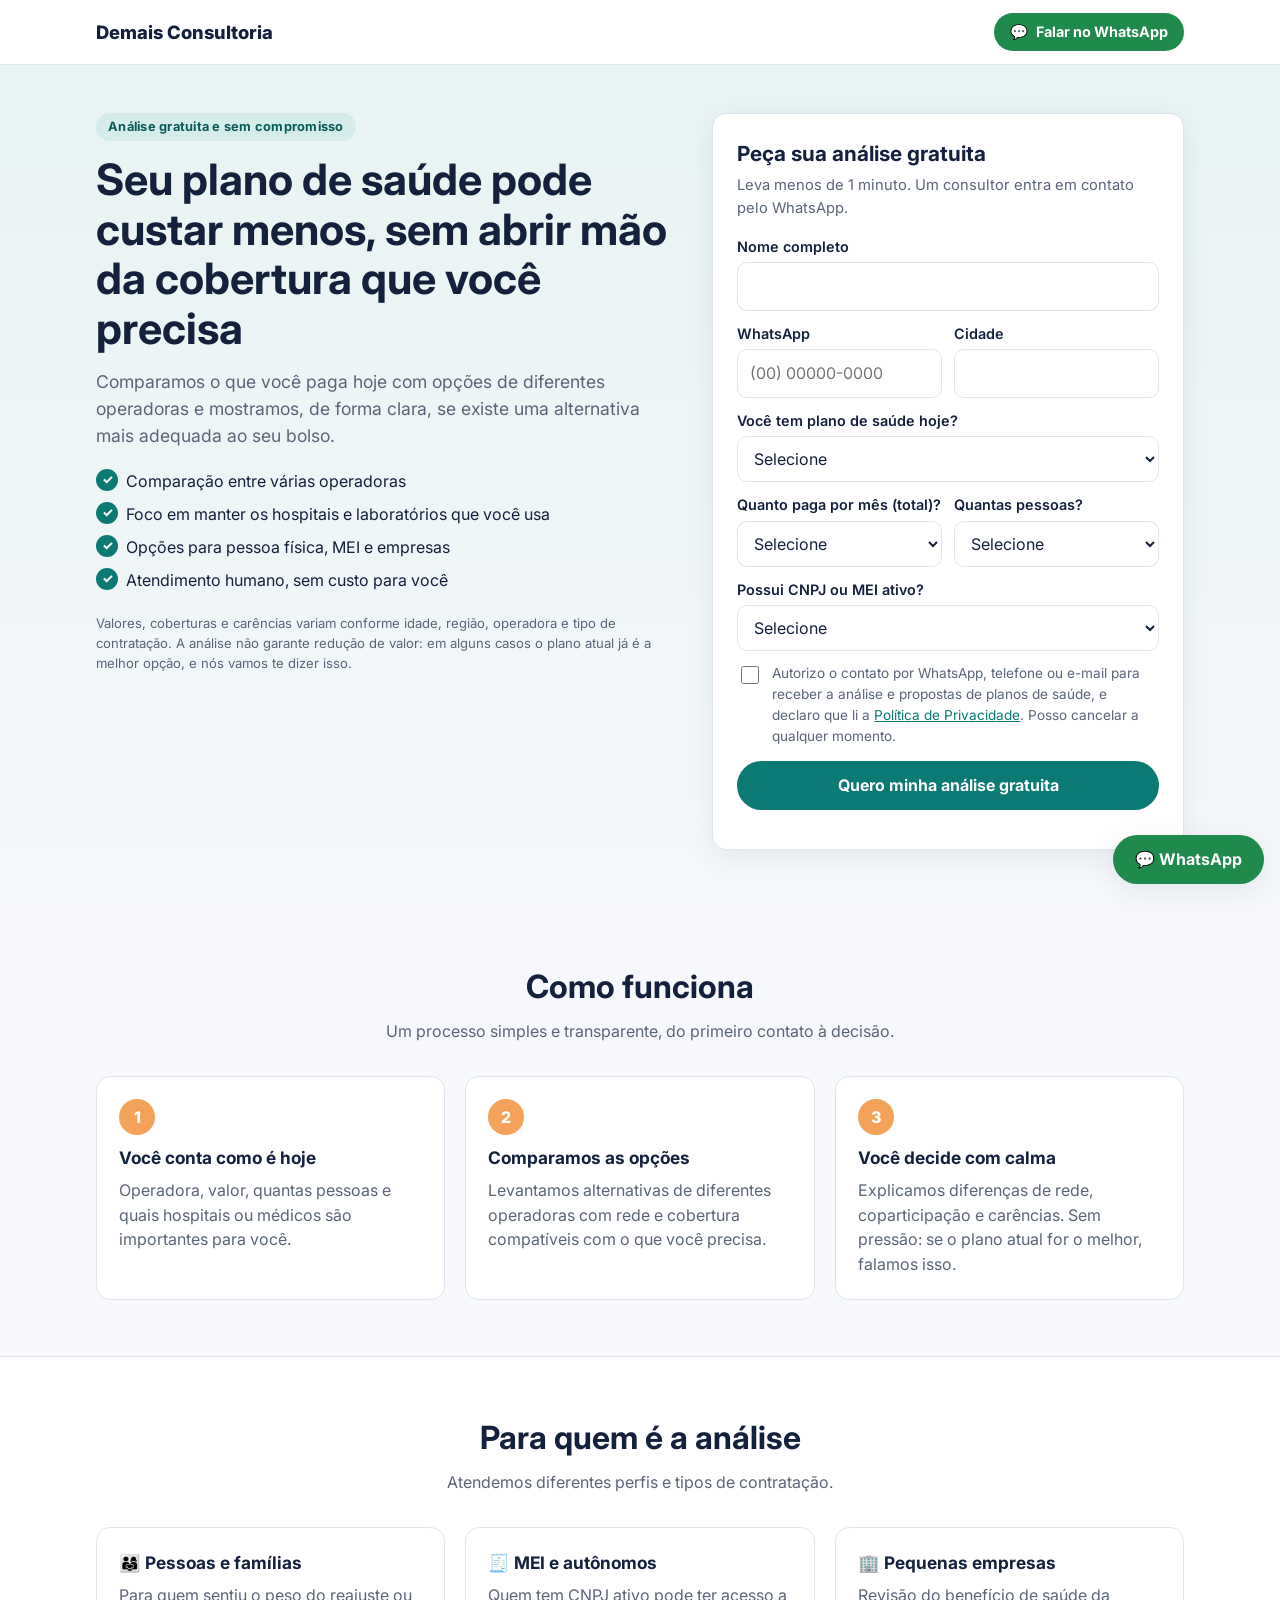
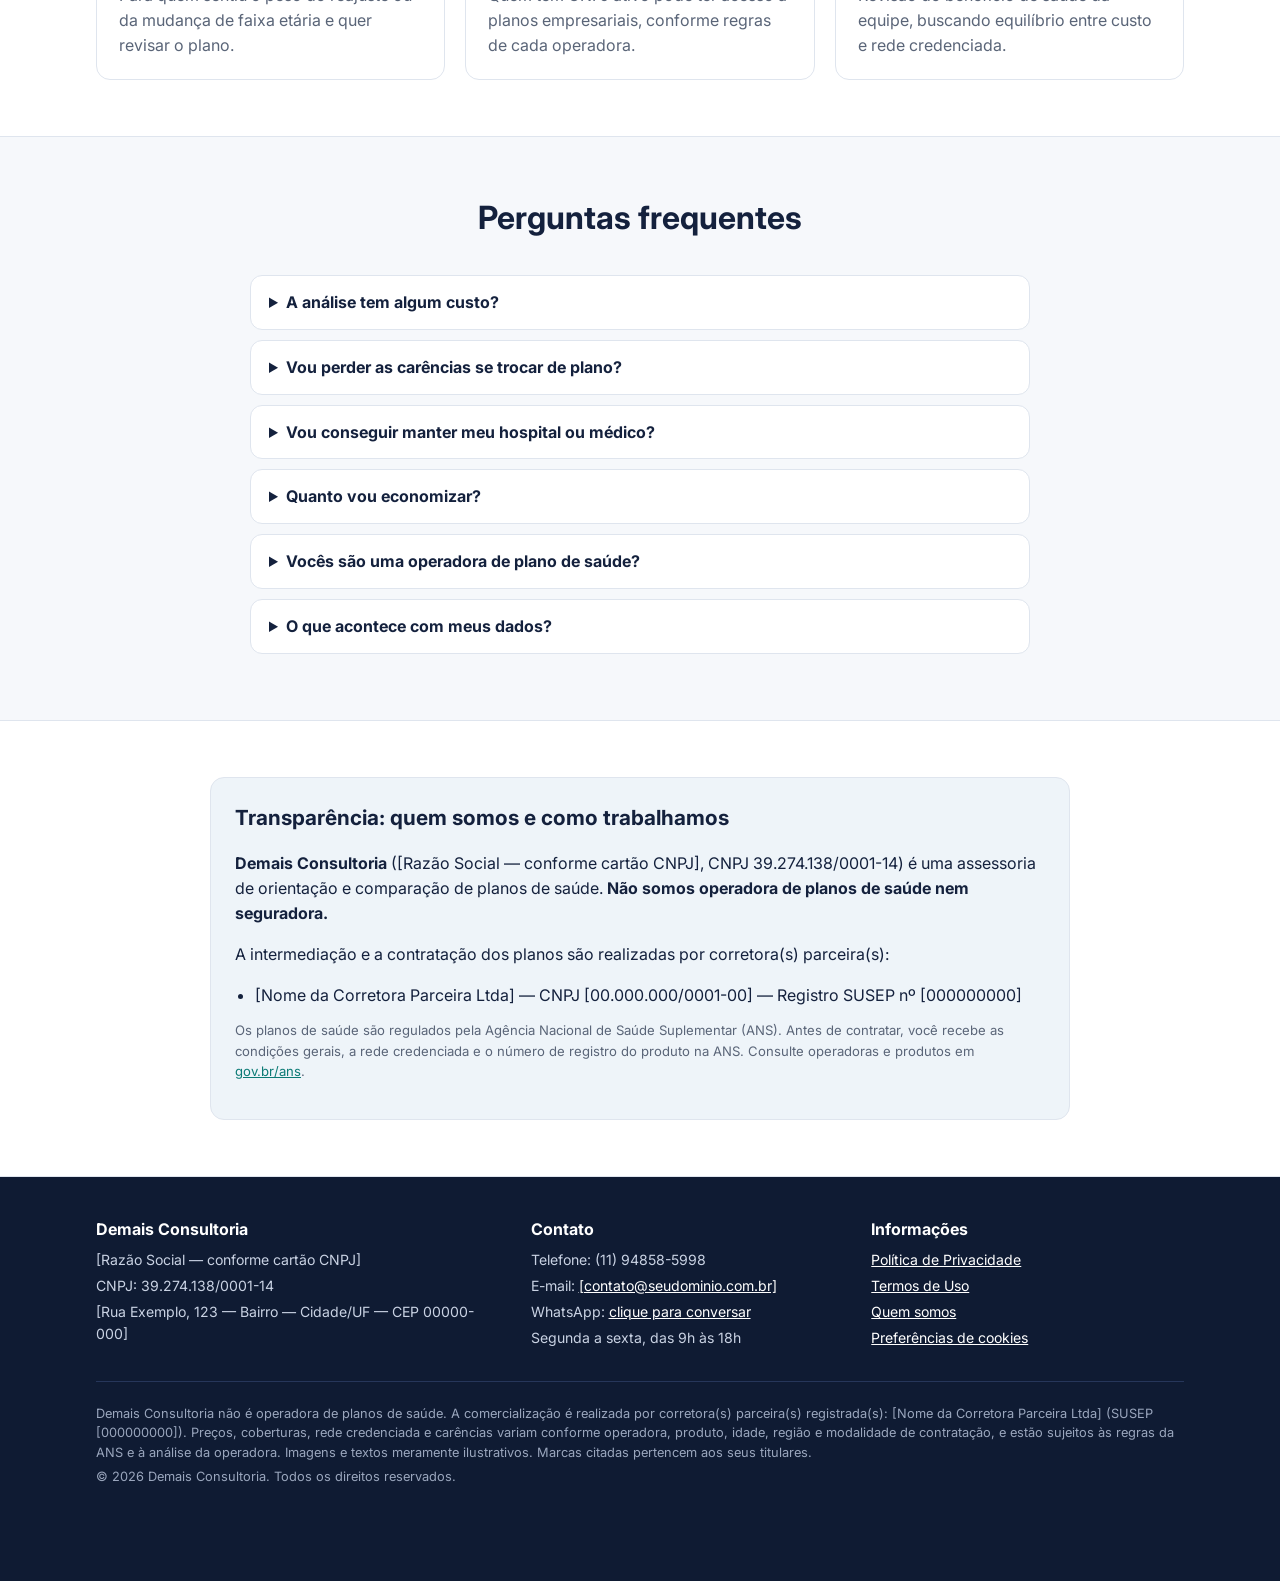
<file: landing-page/index.html>
<!doctype html>
<html lang="pt-BR">
<head>
<meta charset="utf-8">
<meta name="viewport" content="width=device-width, initial-scale=1">
<title>Análise gratuita do seu plano de saúde | Compare e pague menos</title>
<meta name="description" content="Compare seu plano de saúde atual com opções de várias operadoras. Análise gratuita e sem compromisso, com atendimento humano pelo WhatsApp.">
<meta name="robots" content="index,follow">
<link rel="preconnect" href="https://fonts.googleapis.com">
<link rel="preconnect" href="https://fonts.gstatic.com" crossorigin>
<link href="https://fonts.googleapis.com/css2?family=Inter:wght@400;600;700;800&display=swap" rel="stylesheet">
<link rel="stylesheet" href="style.css">
<script src="config.js"></script>
</head>
<body>
<a class="skip" href="#form">Pular para o formulário</a>

<header class="top">
  <div class="wrap">
    <a class="logo" href="#" data-cfg="empresa">[Nome da Empresa]</a>
    <a class="btn btn-wa btn-sm js-wa" href="#" target="_blank" rel="noopener">💬 <span>Falar no WhatsApp</span></a>
  </div>
</header>

<main>
  <!-- HERO + FORM -->
  <div class="hero">
    <div class="wrap">
      <div>
        <span class="eyebrow">Análise gratuita e sem compromisso</span>
        <h1>Seu plano de saúde pode custar menos, sem abrir mão da cobertura que você precisa</h1>
        <p class="lead">Comparamos o que você paga hoje com opções de diferentes operadoras e mostramos, de forma clara, se existe uma alternativa mais adequada ao seu bolso.</p>
        <p class="mobile-cta"><a class="btn btn-primary btn-block" href="#form">Quero minha análise gratuita</a></p>
        <ul class="checks">
          <li>Comparação entre várias operadoras</li>
          <li>Foco em manter os hospitais e laboratórios que você usa</li>
          <li>Opções para pessoa física, MEI e empresas</li>
          <li>Atendimento humano, sem custo para você</li>
        </ul>
        <p class="note">Valores, coberturas e carências variam conforme idade, região, operadora e tipo de contratação. A análise não garante redução de valor: em alguns casos o plano atual já é a melhor opção, e nós vamos te dizer isso.</p>
      </div>

      <div class="card" id="form">
        <div id="form-area">
          <h2>Peça sua análise gratuita</h2>
          <p class="sub">Leva menos de 1 minuto. Um consultor entra em contato pelo WhatsApp.</p>
          <form id="lead-form" novalidate>
            <div class="field">
              <label for="nome">Nome completo</label>
              <input id="nome" name="nome" autocomplete="name" required>
            </div>
            <div class="row">
              <div class="field">
                <label for="whatsapp">WhatsApp</label>
                <input id="whatsapp" name="whatsapp" type="tel" inputmode="tel" autocomplete="tel" placeholder="(00) 00000-0000" required>
              </div>
              <div class="field">
                <label for="cidade">Cidade</label>
                <input id="cidade" name="cidade" autocomplete="address-level2" required>
              </div>
            </div>
            <div class="field">
              <label for="situacao">Você tem plano de saúde hoje?</label>
              <select id="situacao" name="situacao" required>
                <option value="">Selecione</option>
                <option>Sim, tenho plano</option>
                <option>Não, mas quero contratar</option>
                <option>Tive e cancelei</option>
              </select>
            </div>
            <div class="row">
              <div class="field">
                <label for="valor">Quanto paga por mês (total)?</label>
                <select id="valor" name="valor" required>
                  <option value="">Selecione</option>
                  <option>Até R$ 500</option>
                  <option>R$ 500 a R$ 1.000</option>
                  <option>R$ 1.000 a R$ 2.000</option>
                  <option>Acima de R$ 2.000</option>
                  <option>Não tenho plano hoje</option>
                </select>
              </div>
              <div class="field">
                <label for="vidas">Quantas pessoas?</label>
                <select id="vidas" name="vidas" required>
                  <option value="">Selecione</option>
                  <option>1</option>
                  <option>2</option>
                  <option>3 a 4</option>
                  <option>5 ou mais</option>
                </select>
              </div>
            </div>
            <div class="field">
              <label for="cnpj">Possui CNPJ ou MEI ativo?</label>
              <select id="cnpj" name="cnpj" required>
                <option value="">Selecione</option>
                <option>Sim</option>
                <option>Não</option>
              </select>
            </div>
            <div class="hp" aria-hidden="true">
              <label for="site">Não preencha</label>
              <input id="site" name="site" tabindex="-1" autocomplete="off">
            </div>
            <label class="consent">
              <input type="checkbox" id="aceite" name="aceite" required>
              <span>Autorizo o contato por WhatsApp, telefone ou e-mail para receber a análise e propostas de planos de saúde, e declaro que li a <a href="politica-de-privacidade.html" target="_blank">Política de Privacidade</a>. Posso cancelar a qualquer momento.</span>
            </label>
            <button class="btn btn-primary btn-block" type="submit" id="btn-enviar">Quero minha análise gratuita</button>
            <p class="form-msg" id="form-msg" role="alert"></p>
          </form>
        </div>
      </div>
    </div>
  </div>

  <!-- COMO FUNCIONA -->
  <section>
    <div class="wrap">
      <div class="section-title">
        <h2>Como funciona</h2>
        <p>Um processo simples e transparente, do primeiro contato à decisão.</p>
      </div>
      <div class="grid3">
        <div class="step"><div class="n">1</div><h3>Você conta como é hoje</h3><p>Operadora, valor, quantas pessoas e quais hospitais ou médicos são importantes para você.</p></div>
        <div class="step"><div class="n">2</div><h3>Comparamos as opções</h3><p>Levantamos alternativas de diferentes operadoras com rede e cobertura compatíveis com o que você precisa.</p></div>
        <div class="step"><div class="n">3</div><h3>Você decide com calma</h3><p>Explicamos diferenças de rede, coparticipação e carências. Sem pressão: se o plano atual for o melhor, falamos isso.</p></div>
      </div>
    </div>
  </section>

  <!-- PARA QUEM -->
  <section class="alt">
    <div class="wrap">
      <div class="section-title">
        <h2>Para quem é a análise</h2>
        <p>Atendemos diferentes perfis e tipos de contratação.</p>
      </div>
      <div class="grid3">
        <div class="step"><h3>👨‍👩‍👧 Pessoas e famílias</h3><p>Para quem sentiu o peso do reajuste ou da mudança de faixa etária e quer revisar o plano.</p></div>
        <div class="step"><h3>🧾 MEI e autônomos</h3><p>Quem tem CNPJ ativo pode ter acesso a planos empresariais, conforme regras de cada operadora.</p></div>
        <div class="step"><h3>🏢 Pequenas empresas</h3><p>Revisão do benefício de saúde da equipe, buscando equilíbrio entre custo e rede credenciada.</p></div>
      </div>
    </div>
  </section>

  <!-- FAQ -->
  <section>
    <div class="wrap">
      <div class="section-title"><h2>Perguntas frequentes</h2></div>
      <div class="faq">
        <details>
          <summary>A análise tem algum custo?</summary>
          <p>Não. A análise e a cotação são gratuitas e sem compromisso de contratação.</p>
        </details>
        <details>
          <summary>Vou perder as carências se trocar de plano?</summary>
          <p>Depende. A ANS permite a portabilidade de carências quando são cumpridos alguns requisitos, como tempo mínimo de permanência no plano atual, pagamentos em dia e compatibilidade entre os planos. Verificamos o seu caso antes de qualquer recomendação. Mais informações em <a href="https://www.gov.br/ans" target="_blank" rel="noopener">gov.br/ans</a>.</p>
        </details>
        <details>
          <summary>Vou conseguir manter meu hospital ou médico?</summary>
          <p>Esse é um dos critérios principais da comparação. Mostramos a rede credenciada de cada opção para você conferir antes de decidir.</p>
        </details>
        <details>
          <summary>Quanto vou economizar?</summary>
          <p>Não é possível prometer um valor antes da análise. O preço depende da idade de cada pessoa, da região, da operadora, da rede e do tipo de contratação (individual, por adesão ou empresarial).</p>
        </details>
        <details>
          <summary>Vocês são uma operadora de plano de saúde?</summary>
          <p>Não. Somos uma assessoria que orienta e compara opções. A intermediação e a contratação são feitas por corretora(s) parceira(s) devidamente registrada(s), identificada(s) no fim desta página. Os planos são oferecidos pelas operadoras, que respondem pela prestação dos serviços de saúde.</p>
        </details>
        <details>
          <summary>O que acontece com meus dados?</summary>
          <p>Usamos seus dados apenas para fazer a análise e entrar em contato sobre ela. Você pode pedir a exclusão a qualquer momento. Detalhes na <a href="politica-de-privacidade.html">Política de Privacidade</a>.</p>
        </details>
      </div>
    </div>
  </section>

  <!-- TRANSPARÊNCIA -->
  <section class="alt" id="transparencia">
    <div class="wrap">
      <div class="transp">
        <h2>Transparência: quem somos e como trabalhamos</h2>
        <p><strong data-cfg="empresa">[Nome da Empresa]</strong> (<span data-cfg="razaoSocial">[Razão Social]</span>, CNPJ <span data-cfg="cnpj">[CNPJ]</span>) é uma assessoria de orientação e comparação de planos de saúde. <strong>Não somos operadora de planos de saúde nem seguradora.</strong></p>
        <p>A intermediação e a contratação dos planos são realizadas por corretora(s) parceira(s):</p>
        <ul id="lista-parceiros"></ul>
        <p class="note">Os planos de saúde são regulados pela Agência Nacional de Saúde Suplementar (ANS). Antes de contratar, você recebe as condições gerais, a rede credenciada e o número de registro do produto na ANS. Consulte operadoras e produtos em <a href="https://www.gov.br/ans" target="_blank" rel="noopener">gov.br/ans</a>.</p>
      </div>
    </div>
  </section>
</main>

<footer>
  <div class="wrap">
    <div class="cols">
      <div>
        <h3 data-cfg="empresa">[Nome da Empresa]</h3>
        <p><span data-cfg="razaoSocial">[Razão Social]</span></p>
        <p>CNPJ: <span data-cfg="cnpj">[CNPJ]</span></p>
        <p data-cfg="endereco">[Endereço completo]</p>
      </div>
      <div>
        <h3>Contato</h3>
        <p>Telefone: <span data-cfg="telefone">[Telefone]</span></p>
        <p>E-mail: <a class="js-email" href="#" data-cfg="email">[E-mail]</a></p>
        <p>WhatsApp: <a class="js-wa" href="#" target="_blank" rel="noopener">clique para conversar</a></p>
        <p data-cfg="horario">[Horário]</p>
      </div>
      <div>
        <h3>Informações</h3>
        <p><a href="politica-de-privacidade.html">Política de Privacidade</a></p>
        <p><a href="termos-de-uso.html">Termos de Uso</a></p>
        <p><a href="#transparencia">Quem somos</a></p>
        <p><a href="#" id="abrir-cookies">Preferências de cookies</a></p>
      </div>
    </div>
    <div class="legal">
      <p><span data-cfg="empresa">[Nome da Empresa]</span> não é operadora de planos de saúde. A comercialização é realizada por corretora(s) parceira(s) registrada(s): <span id="parceiros-rodape"></span>. Preços, coberturas, rede credenciada e carências variam conforme operadora, produto, idade, região e modalidade de contratação, e estão sujeitos às regras da ANS e à análise da operadora. Imagens e textos meramente ilustrativos. Marcas citadas pertencem aos seus titulares.</p>
      <p>© <span id="ano"></span> <span data-cfg="empresa">[Nome da Empresa]</span>. Todos os direitos reservados.</p>
    </div>
  </div>
</footer>

<a class="btn btn-wa wa-float js-wa" href="#" target="_blank" rel="noopener" aria-label="Falar no WhatsApp">💬 WhatsApp</a>

<div class="cookie" id="cookie" role="dialog" aria-live="polite" aria-label="Aviso de cookies">
  <span>Usamos cookies para medir o desempenho dos nossos anúncios e melhorar sua experiência. Você pode aceitar ou recusar. Saiba mais na <a href="politica-de-privacidade.html">Política de Privacidade</a>.</span>
  <div class="actions">
    <button class="btn btn-ghost btn-sm" id="cookie-recusar" type="button">Recusar</button>
    <button class="btn btn-primary btn-sm" id="cookie-aceitar" type="button">Aceitar</button>
  </div>
</div>

<script src="app.js"></script>
</body>
</html>
</file>
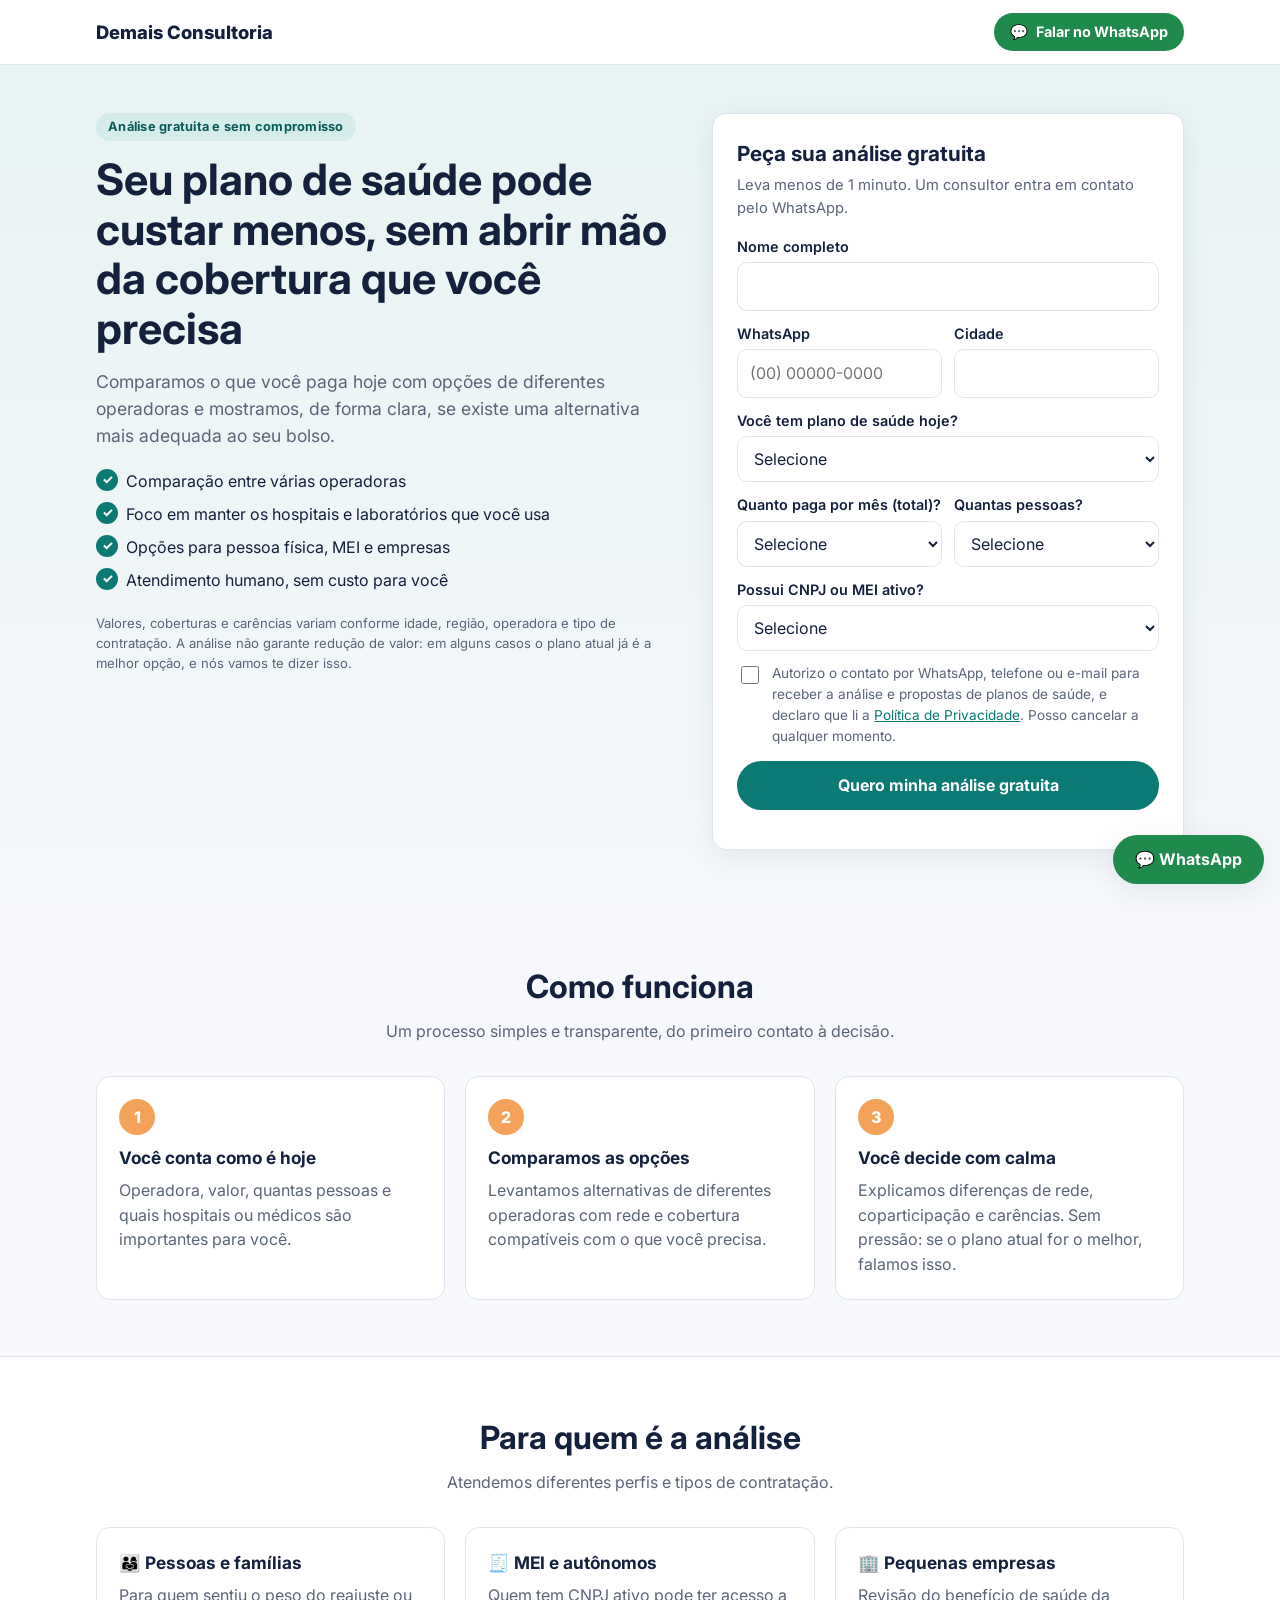
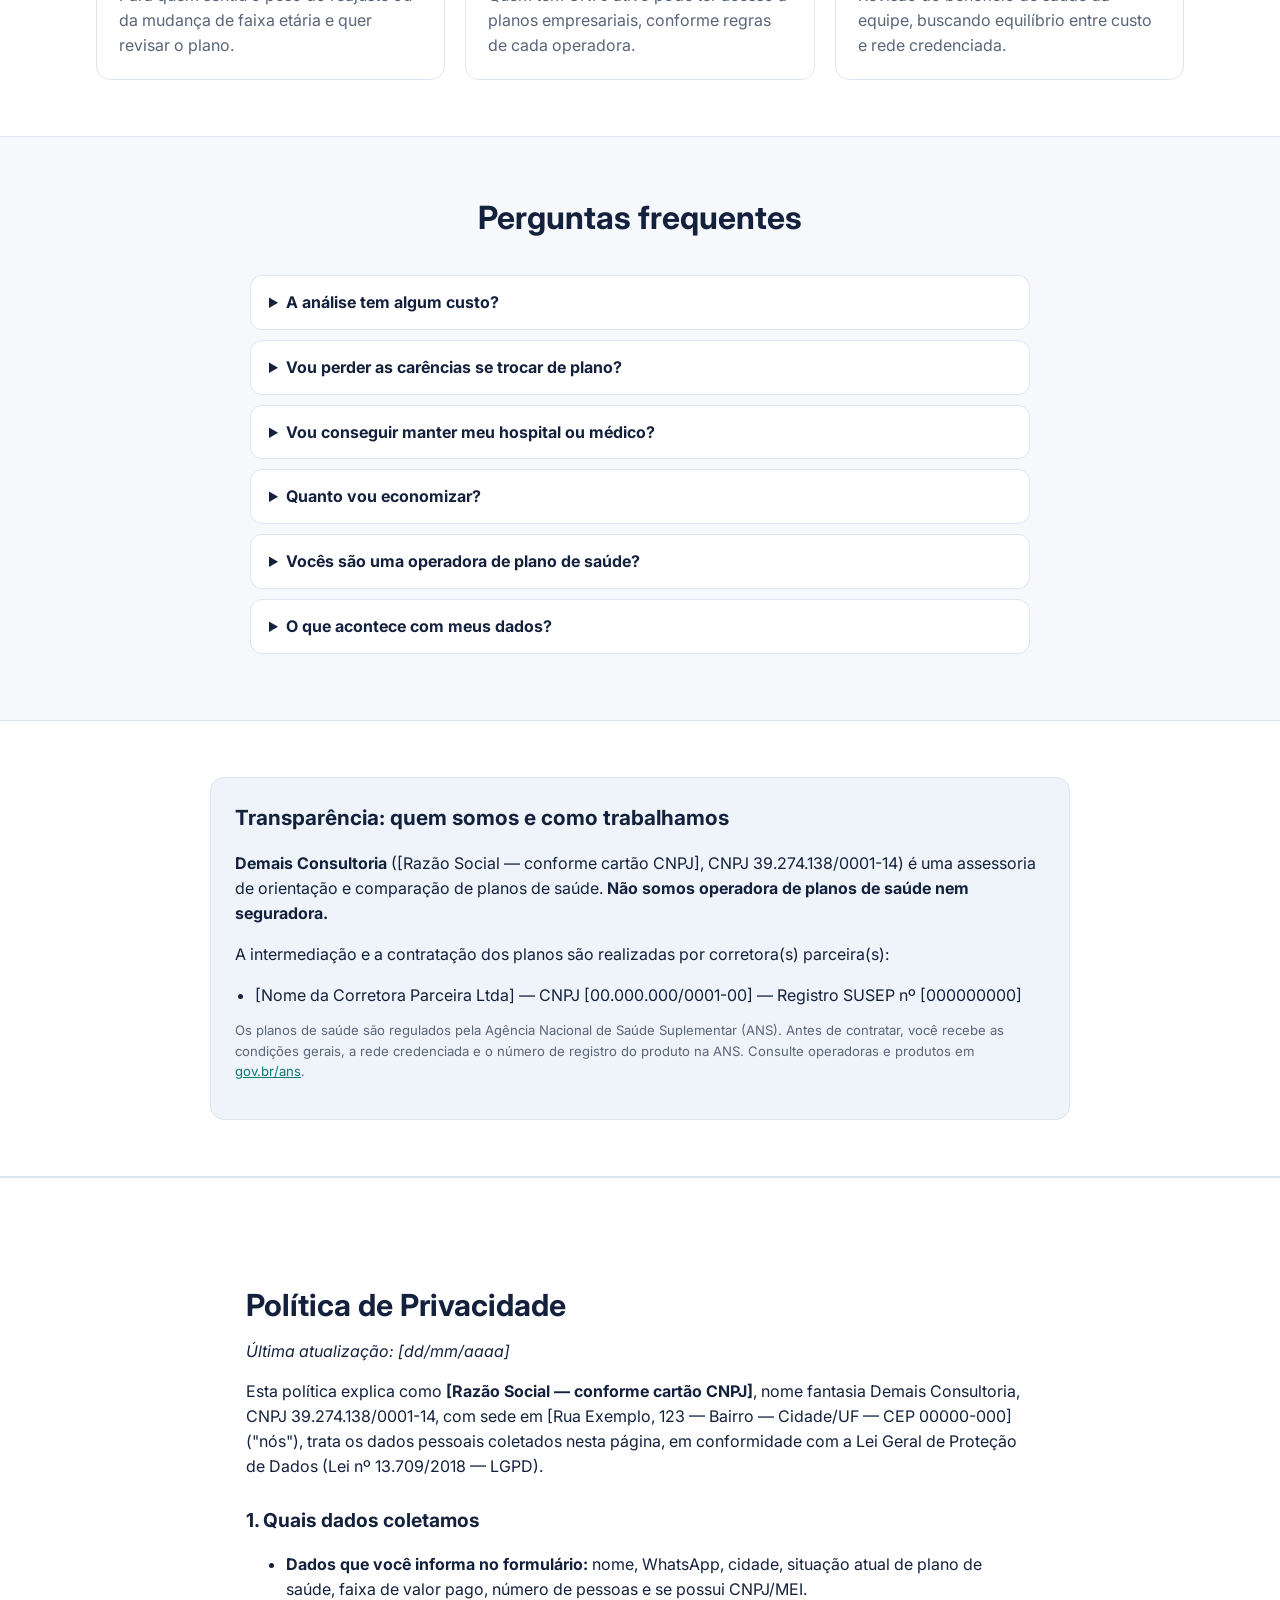
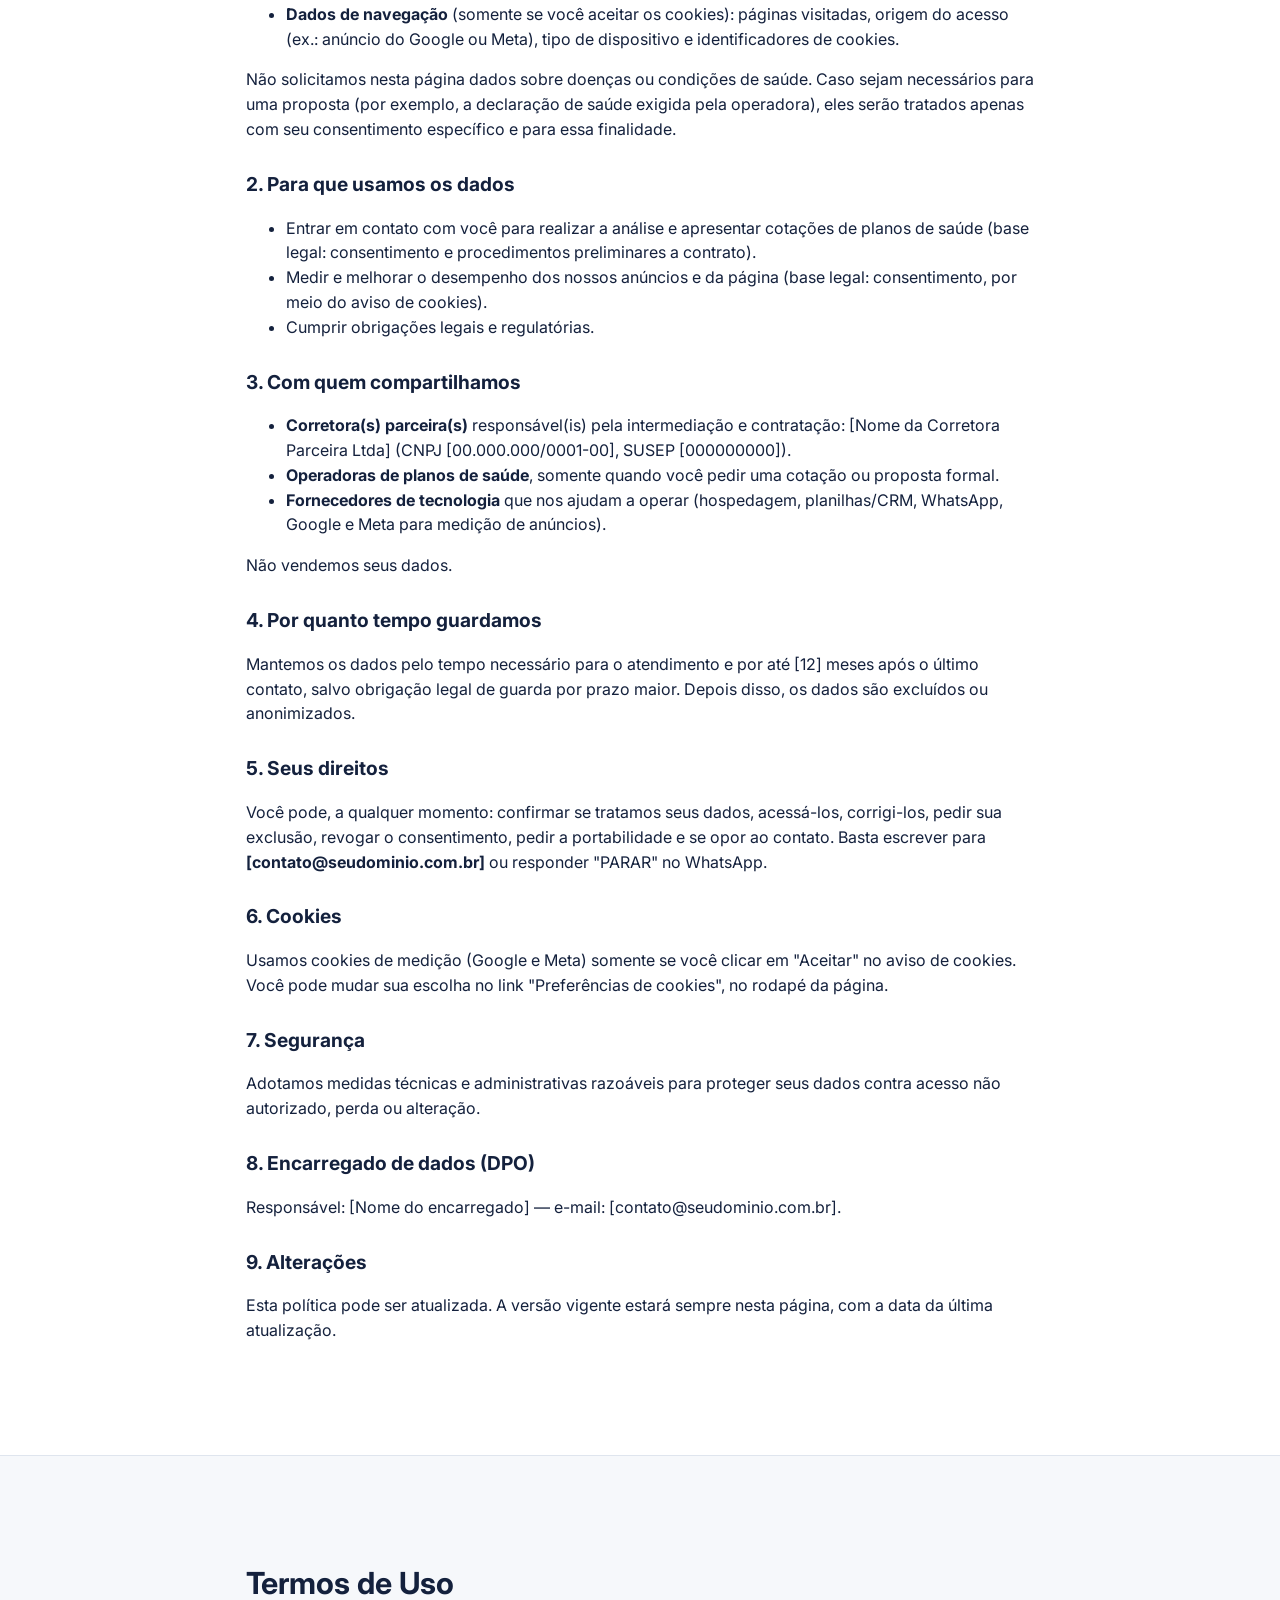
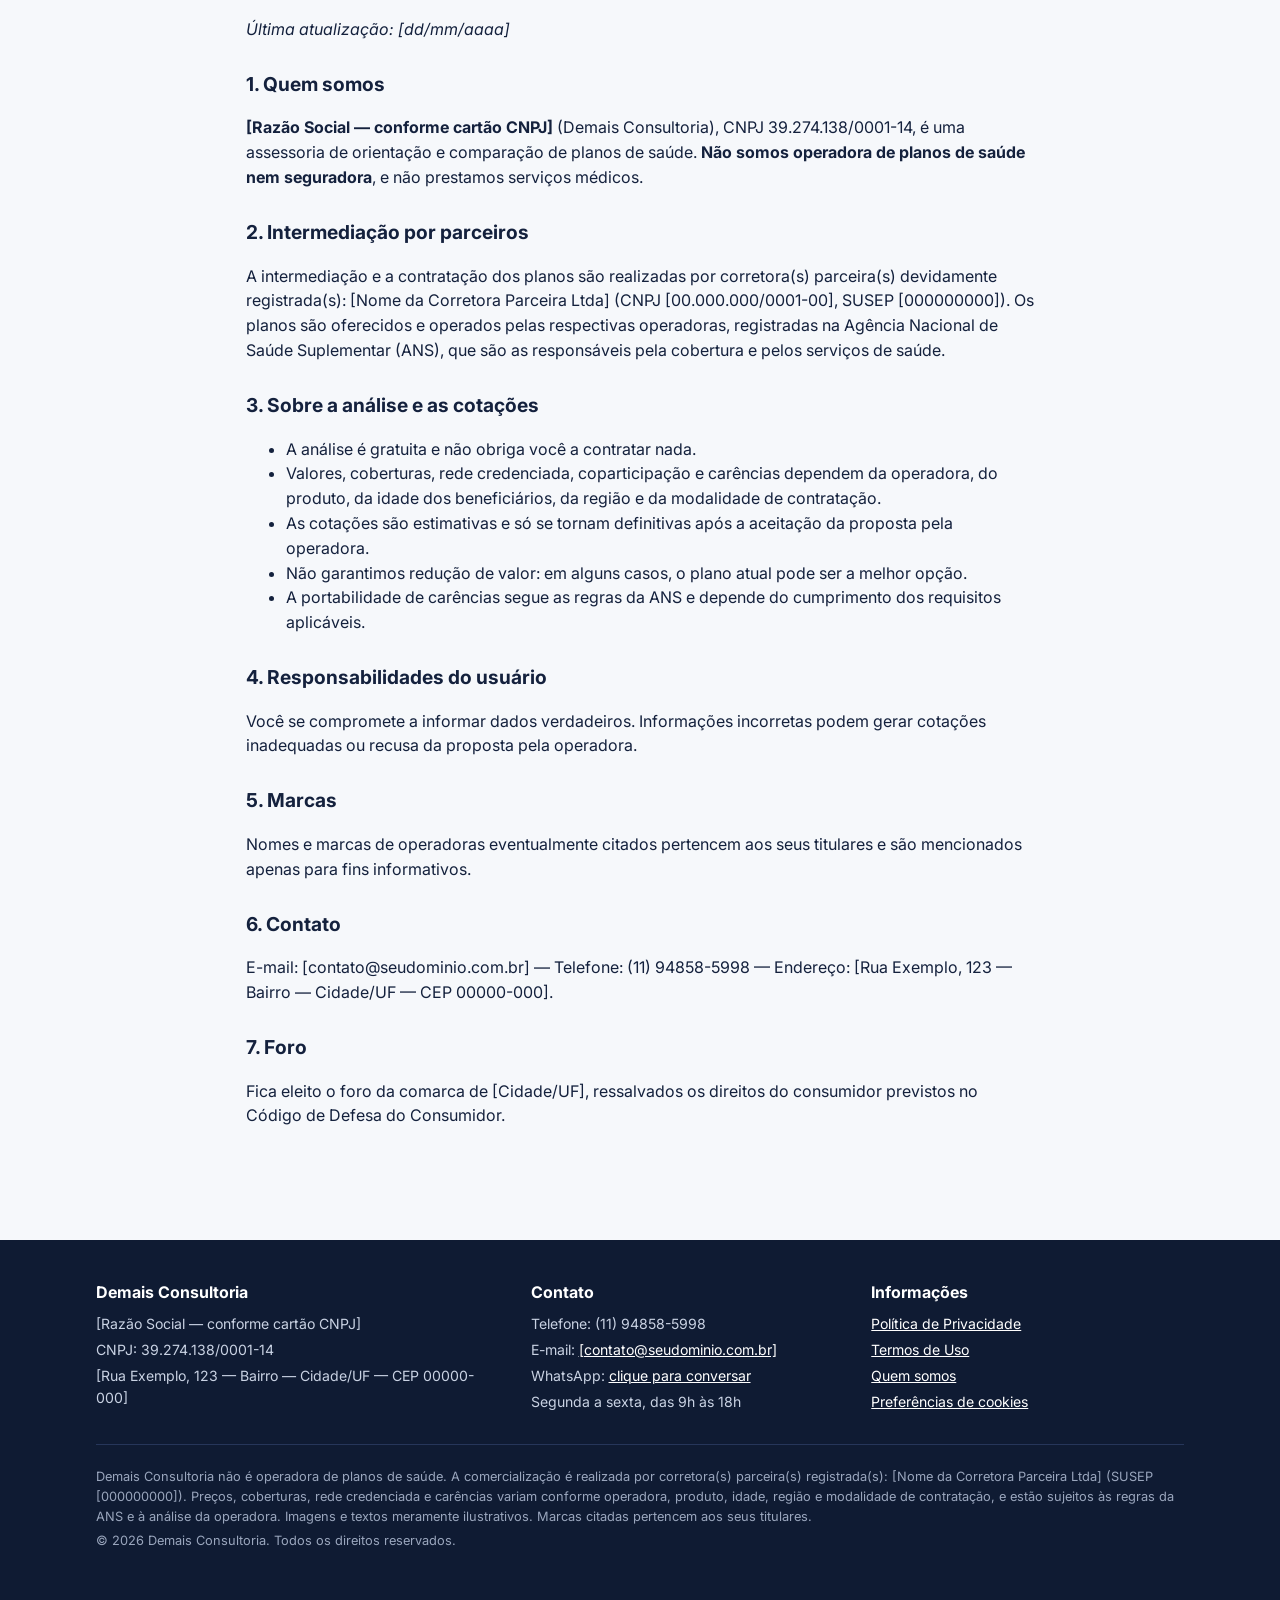
<file: landing-page/pagina-pronta.html>
<!doctype html>
<html lang="pt-BR">
<head>
<meta charset="utf-8">
<meta name="viewport" content="width=device-width, initial-scale=1">
<title>Análise gratuita do seu plano de saúde | Compare e pague menos</title>
<meta name="description" content="Compare seu plano de saúde atual com opções de várias operadoras. Análise gratuita e sem compromisso, com atendimento humano pelo WhatsApp.">
<meta name="robots" content="index,follow">
<link rel="preconnect" href="https://fonts.googleapis.com">
<link rel="preconnect" href="https://fonts.gstatic.com" crossorigin>
<link href="https://fonts.googleapis.com/css2?family=Inter:wght@400;600;700;800&display=swap" rel="stylesheet">
<style>
:root{
  --bg:#f6f8fb;--surface:#fff;--text:#14213d;--muted:#5a6578;--line:#dfe5ee;
  --brand:#0b7a75;--brand-dark:#085c58;--accent:#f4a259;--ok:#1f8a4c;--err:#b42318;
  --radius:14px;--shadow:0 8px 30px rgba(20,33,61,.08);
}
*{box-sizing:border-box}
html{scroll-behavior:smooth}
body{margin:0;font-family:"Inter",system-ui,-apple-system,"Segoe UI",Roboto,sans-serif;background:var(--bg);color:var(--text);line-height:1.55;font-size:16px}
a{color:var(--brand)}
img{max-width:100%}
.wrap{max-width:1120px;margin:0 auto;padding:0 16px}
.skip{position:absolute;left:-999px}.skip:focus{left:16px;top:16px;background:#fff;padding:8px;z-index:99}

/* Header */
.top{background:var(--surface);border-bottom:1px solid var(--line);position:sticky;top:0;z-index:20}
.top .wrap{display:flex;align-items:center;justify-content:space-between;height:64px;gap:12px}
.logo{font-weight:800;font-size:1.15rem;color:var(--text);text-decoration:none}
.logo span{color:var(--brand)}

/* Buttons */
.btn{display:inline-flex;align-items:center;justify-content:center;gap:8px;border:0;border-radius:999px;padding:12px 22px;font:inherit;font-weight:700;cursor:pointer;text-decoration:none;transition:.15s}
.btn-primary{background:var(--brand);color:#fff}.btn-primary:hover{background:var(--brand-dark)}
.btn-wa{background:#1f8a4c;color:#fff}.btn-wa:hover{background:#176b3b}
.btn-sm{padding:8px 16px;font-size:.9rem}
.btn[disabled]{opacity:.6;cursor:wait}

/* Hero */
.hero{padding:48px 0 56px;background:linear-gradient(180deg,#e7f3f2 0%,var(--bg) 100%)}
.hero .wrap{display:grid;grid-template-columns:1.1fr .9fr;gap:40px;align-items:start}
.eyebrow{display:inline-block;background:#d4ecea;color:var(--brand-dark);font-weight:700;font-size:.8rem;padding:4px 12px;border-radius:999px;letter-spacing:.02em}
h1{font-size:clamp(1.8rem,4vw,2.7rem);line-height:1.15;margin:14px 0 14px}
.lead{font-size:1.1rem;color:var(--muted);margin:0 0 20px}
.checks{list-style:none;padding:0;margin:0 0 20px}
.checks li{padding-left:30px;position:relative;margin:8px 0}
.checks li::before{content:"✓";position:absolute;left:0;top:0;width:22px;height:22px;border-radius:50%;background:var(--brand);color:#fff;font-size:.8rem;display:grid;place-items:center;font-weight:800}
.note{font-size:.82rem;color:var(--muted)}

/* Form */
.card{background:var(--surface);border:1px solid var(--line);border-radius:var(--radius);box-shadow:var(--shadow);padding:24px}
.card h2{margin:0 0 4px;font-size:1.3rem}
.card .sub{margin:0 0 16px;color:var(--muted);font-size:.92rem}
.field{margin-bottom:12px}
.field label,.field legend{display:block;font-weight:600;font-size:.9rem;margin-bottom:4px}
.field input,.field select{width:100%;padding:11px 12px;border:1px solid var(--line);border-radius:10px;font:inherit;background:#fff;color:var(--text)}
.field input:focus,.field select:focus{outline:2px solid var(--brand);border-color:var(--brand)}
.row{display:grid;grid-template-columns:1fr 1fr;gap:12px}
.consent{display:flex;gap:10px;align-items:flex-start;font-size:.85rem;color:var(--muted);margin:8px 0 14px}
.consent input{margin-top:3px;width:18px;height:18px;flex:none}
.hp{position:absolute;left:-9999px}
.form-msg{margin-top:10px;font-size:.9rem}
.form-msg.err{color:var(--err)}
.thanks{text-align:center;padding:12px 0}
.thanks h2{color:var(--ok)}
.btn-block{width:100%}

/* Sections */
section{padding:56px 0}
.section-title{text-align:center;max-width:720px;margin:0 auto 32px}
.section-title h2{font-size:clamp(1.5rem,3vw,2rem);margin:0 0 8px}
.section-title p{color:var(--muted);margin:0}
.grid3{display:grid;grid-template-columns:repeat(3,1fr);gap:20px}
.step{background:var(--surface);border:1px solid var(--line);border-radius:var(--radius);padding:22px}
.step .n{width:36px;height:36px;border-radius:50%;background:var(--accent);color:#fff;font-weight:800;display:grid;place-items:center;margin-bottom:10px}
.step h3{margin:0 0 6px;font-size:1.08rem}
.step p{margin:0;color:var(--muted)}
.alt{background:var(--surface);border-top:1px solid var(--line);border-bottom:1px solid var(--line)}

/* FAQ */
.faq{max-width:780px;margin:0 auto}
.faq details{background:var(--surface);border:1px solid var(--line);border-radius:12px;padding:14px 18px;margin-bottom:10px}
.faq summary{font-weight:700;cursor:pointer}
.faq p{color:var(--muted);margin:10px 0 0}

/* Transparency */
.transp{background:#eef4f9;border:1px solid var(--line);border-radius:var(--radius);padding:24px;max-width:860px;margin:0 auto}
.transp h2{margin-top:0;font-size:1.3rem}
.transp ul{padding-left:20px;margin:8px 0}

/* Footer */
footer{background:#0f1b33;color:#c9d2e3;padding:40px 0 90px;font-size:.88rem}
footer a{color:#fff}
footer .cols{display:grid;grid-template-columns:1.3fr 1fr 1fr;gap:28px}
footer h3{color:#fff;font-size:1rem;margin:0 0 8px}
footer p{margin:4px 0}
.legal{border-top:1px solid #26365a;margin-top:28px;padding-top:18px;font-size:.8rem;color:#9aa6bd}

/* Floating WhatsApp + cookie bar */
.wa-float{position:fixed;right:16px;bottom:16px;z-index:30;box-shadow:var(--shadow)}
.cookie{position:fixed;left:16px;right:16px;bottom:16px;z-index:40;background:var(--surface);border:1px solid var(--line);border-radius:var(--radius);box-shadow:var(--shadow);padding:16px;display:none;gap:12px;align-items:center;justify-content:space-between;max-width:860px;margin:0 auto;font-size:.88rem}
.cookie.show{display:flex}
.cookie .actions{display:flex;gap:8px;flex:none}
.btn-ghost{background:transparent;border:1px solid var(--line);color:var(--text)}

/* Legal pages */
.doc{max-width:820px;margin:0 auto;padding:40px 16px}
.doc h1{font-size:1.9rem}
.doc h2{font-size:1.2rem;margin-top:28px}

.mobile-cta{display:none}
#form{scroll-margin-top:80px}
@media (max-width:900px){
  .mobile-cta{display:block;margin:0 0 20px}
  .hero .wrap{grid-template-columns:1fr}
  .grid3{grid-template-columns:1fr}
  footer .cols{grid-template-columns:1fr}
}
@media (max-width:520px){
  .row{grid-template-columns:1fr}
  .cookie{flex-direction:column;align-items:stretch}
  .top .btn span{display:none}
}
</style>
<script>
/*
 * CONFIGURAÇÃO DA PÁGINA — edite somente este arquivo.
 * Todos os textos marcados com [ ] precisam ser trocados pelos dados reais
 * antes de publicar. Dados falsos ou incompletos fazem o Google reprovar a página.
 */
window.SITE_CONFIG = {
  // Sua empresa (quem aparece como responsável pela página)
  empresa: "Demais Consultoria",
  razaoSocial: "[Razão Social — conforme cartão CNPJ]",
  cnpj: "39.274.138/0001-14",
  endereco: "[Rua Exemplo, 123 — Bairro — Cidade/UF — CEP 00000-000]",
  telefone: "(11) 94858-5998",
  email: "[contato@seudominio.com.br]",
  horario: "Segunda a sexta, das 9h às 18h",

  // WhatsApp: somente números, com DDI 55 + DDD. Ex.: "5511999999999"
  whatsapp: "5511948585998",

  // Corretora(s) parceira(s) que fazem a intermediação/contratação.
  // Obrigatório enquanto sua empresa não tiver registro próprio.
  parceiros: [
    { nome: "[Nome da Corretora Parceira Ltda]", cnpj: "[00.000.000/0001-00]", susep: "[000000000]" }
  ],

  // Para onde o formulário envia os dados (opcional).
  // Deixe "" para enviar o lead direto para o WhatsApp.
  // Veja o README para salvar em Google Planilhas (Apps Script) ou Formspree.
  formEndpoint: "",

  // Rastreamento (opcional). Deixe "" para desativar.
  // Só é carregado depois que o visitante aceita os cookies.
  googleTagId: "",   // ex.: "AW-123456789" ou "G-XXXXXXX"
  googleAdsConversao: "", // ex.: "AW-123456789/AbCdEfGh"
  metaPixelId: ""    // ex.: "123456789012345"
};
</script>
</head>
<body>
<a class="skip" href="#form">Pular para o formulário</a>

<header class="top">
  <div class="wrap">
    <a class="logo" href="#" data-cfg="empresa">[Nome da Empresa]</a>
    <a class="btn btn-wa btn-sm js-wa" href="#" target="_blank" rel="noopener">💬 <span>Falar no WhatsApp</span></a>
  </div>
</header>

<main>
  <!-- HERO + FORM -->
  <div class="hero">
    <div class="wrap">
      <div>
        <span class="eyebrow">Análise gratuita e sem compromisso</span>
        <h1>Seu plano de saúde pode custar menos, sem abrir mão da cobertura que você precisa</h1>
        <p class="lead">Comparamos o que você paga hoje com opções de diferentes operadoras e mostramos, de forma clara, se existe uma alternativa mais adequada ao seu bolso.</p>
        <p class="mobile-cta"><a class="btn btn-primary btn-block" href="#form">Quero minha análise gratuita</a></p>
        <ul class="checks">
          <li>Comparação entre várias operadoras</li>
          <li>Foco em manter os hospitais e laboratórios que você usa</li>
          <li>Opções para pessoa física, MEI e empresas</li>
          <li>Atendimento humano, sem custo para você</li>
        </ul>
        <p class="note">Valores, coberturas e carências variam conforme idade, região, operadora e tipo de contratação. A análise não garante redução de valor: em alguns casos o plano atual já é a melhor opção, e nós vamos te dizer isso.</p>
      </div>

      <div class="card" id="form">
        <div id="form-area">
          <h2>Peça sua análise gratuita</h2>
          <p class="sub">Leva menos de 1 minuto. Um consultor entra em contato pelo WhatsApp.</p>
          <form id="lead-form" novalidate>
            <div class="field">
              <label for="nome">Nome completo</label>
              <input id="nome" name="nome" autocomplete="name" required>
            </div>
            <div class="row">
              <div class="field">
                <label for="whatsapp">WhatsApp</label>
                <input id="whatsapp" name="whatsapp" type="tel" inputmode="tel" autocomplete="tel" placeholder="(00) 00000-0000" required>
              </div>
              <div class="field">
                <label for="cidade">Cidade</label>
                <input id="cidade" name="cidade" autocomplete="address-level2" required>
              </div>
            </div>
            <div class="field">
              <label for="situacao">Você tem plano de saúde hoje?</label>
              <select id="situacao" name="situacao" required>
                <option value="">Selecione</option>
                <option>Sim, tenho plano</option>
                <option>Não, mas quero contratar</option>
                <option>Tive e cancelei</option>
              </select>
            </div>
            <div class="row">
              <div class="field">
                <label for="valor">Quanto paga por mês (total)?</label>
                <select id="valor" name="valor" required>
                  <option value="">Selecione</option>
                  <option>Até R$ 500</option>
                  <option>R$ 500 a R$ 1.000</option>
                  <option>R$ 1.000 a R$ 2.000</option>
                  <option>Acima de R$ 2.000</option>
                  <option>Não tenho plano hoje</option>
                </select>
              </div>
              <div class="field">
                <label for="vidas">Quantas pessoas?</label>
                <select id="vidas" name="vidas" required>
                  <option value="">Selecione</option>
                  <option>1</option>
                  <option>2</option>
                  <option>3 a 4</option>
                  <option>5 ou mais</option>
                </select>
              </div>
            </div>
            <div class="field">
              <label for="cnpj">Possui CNPJ ou MEI ativo?</label>
              <select id="cnpj" name="cnpj" required>
                <option value="">Selecione</option>
                <option>Sim</option>
                <option>Não</option>
              </select>
            </div>
            <div class="hp" aria-hidden="true">
              <label for="site">Não preencha</label>
              <input id="site" name="site" tabindex="-1" autocomplete="off">
            </div>
            <label class="consent">
              <input type="checkbox" id="aceite" name="aceite" required>
              <span>Autorizo o contato por WhatsApp, telefone ou e-mail para receber a análise e propostas de planos de saúde, e declaro que li a <a href="#privacidade">Política de Privacidade</a>. Posso cancelar a qualquer momento.</span>
            </label>
            <button class="btn btn-primary btn-block" type="submit" id="btn-enviar">Quero minha análise gratuita</button>
            <p class="form-msg" id="form-msg" role="alert"></p>
          </form>
        </div>
      </div>
    </div>
  </div>

  <!-- COMO FUNCIONA -->
  <section>
    <div class="wrap">
      <div class="section-title">
        <h2>Como funciona</h2>
        <p>Um processo simples e transparente, do primeiro contato à decisão.</p>
      </div>
      <div class="grid3">
        <div class="step"><div class="n">1</div><h3>Você conta como é hoje</h3><p>Operadora, valor, quantas pessoas e quais hospitais ou médicos são importantes para você.</p></div>
        <div class="step"><div class="n">2</div><h3>Comparamos as opções</h3><p>Levantamos alternativas de diferentes operadoras com rede e cobertura compatíveis com o que você precisa.</p></div>
        <div class="step"><div class="n">3</div><h3>Você decide com calma</h3><p>Explicamos diferenças de rede, coparticipação e carências. Sem pressão: se o plano atual for o melhor, falamos isso.</p></div>
      </div>
    </div>
  </section>

  <!-- PARA QUEM -->
  <section class="alt">
    <div class="wrap">
      <div class="section-title">
        <h2>Para quem é a análise</h2>
        <p>Atendemos diferentes perfis e tipos de contratação.</p>
      </div>
      <div class="grid3">
        <div class="step"><h3>👨‍👩‍👧 Pessoas e famílias</h3><p>Para quem sentiu o peso do reajuste ou da mudança de faixa etária e quer revisar o plano.</p></div>
        <div class="step"><h3>🧾 MEI e autônomos</h3><p>Quem tem CNPJ ativo pode ter acesso a planos empresariais, conforme regras de cada operadora.</p></div>
        <div class="step"><h3>🏢 Pequenas empresas</h3><p>Revisão do benefício de saúde da equipe, buscando equilíbrio entre custo e rede credenciada.</p></div>
      </div>
    </div>
  </section>

  <!-- FAQ -->
  <section>
    <div class="wrap">
      <div class="section-title"><h2>Perguntas frequentes</h2></div>
      <div class="faq">
        <details>
          <summary>A análise tem algum custo?</summary>
          <p>Não. A análise e a cotação são gratuitas e sem compromisso de contratação.</p>
        </details>
        <details>
          <summary>Vou perder as carências se trocar de plano?</summary>
          <p>Depende. A ANS permite a portabilidade de carências quando são cumpridos alguns requisitos, como tempo mínimo de permanência no plano atual, pagamentos em dia e compatibilidade entre os planos. Verificamos o seu caso antes de qualquer recomendação. Mais informações em <a href="https://www.gov.br/ans" target="_blank" rel="noopener">gov.br/ans</a>.</p>
        </details>
        <details>
          <summary>Vou conseguir manter meu hospital ou médico?</summary>
          <p>Esse é um dos critérios principais da comparação. Mostramos a rede credenciada de cada opção para você conferir antes de decidir.</p>
        </details>
        <details>
          <summary>Quanto vou economizar?</summary>
          <p>Não é possível prometer um valor antes da análise. O preço depende da idade de cada pessoa, da região, da operadora, da rede e do tipo de contratação (individual, por adesão ou empresarial).</p>
        </details>
        <details>
          <summary>Vocês são uma operadora de plano de saúde?</summary>
          <p>Não. Somos uma assessoria que orienta e compara opções. A intermediação e a contratação são feitas por corretora(s) parceira(s) devidamente registrada(s), identificada(s) no fim desta página. Os planos são oferecidos pelas operadoras, que respondem pela prestação dos serviços de saúde.</p>
        </details>
        <details>
          <summary>O que acontece com meus dados?</summary>
          <p>Usamos seus dados apenas para fazer a análise e entrar em contato sobre ela. Você pode pedir a exclusão a qualquer momento. Detalhes na <a href="#privacidade">Política de Privacidade</a>.</p>
        </details>
      </div>
    </div>
  </section>

  <!-- TRANSPARÊNCIA -->
  <section class="alt" id="transparencia">
    <div class="wrap">
      <div class="transp">
        <h2>Transparência: quem somos e como trabalhamos</h2>
        <p><strong data-cfg="empresa">[Nome da Empresa]</strong> (<span data-cfg="razaoSocial">[Razão Social]</span>, CNPJ <span data-cfg="cnpj">[CNPJ]</span>) é uma assessoria de orientação e comparação de planos de saúde. <strong>Não somos operadora de planos de saúde nem seguradora.</strong></p>
        <p>A intermediação e a contratação dos planos são realizadas por corretora(s) parceira(s):</p>
        <ul id="lista-parceiros"></ul>
        <p class="note">Os planos de saúde são regulados pela Agência Nacional de Saúde Suplementar (ANS). Antes de contratar, você recebe as condições gerais, a rede credenciada e o número de registro do produto na ANS. Consulte operadoras e produtos em <a href="https://www.gov.br/ans" target="_blank" rel="noopener">gov.br/ans</a>.</p>
      </div>
    </div>
  </section>
<section class="alt" id="privacidade"><div class="doc">
<h1>Política de Privacidade</h1>
<p><em>Última atualização: [dd/mm/aaaa]</em></p>
<p>Esta política explica como <strong data-cfg="razaoSocial">[Razão Social]</strong>, nome fantasia <span data-cfg="empresa">[Nome da Empresa]</span>, CNPJ <span data-cfg="cnpj">[CNPJ]</span>, com sede em <span data-cfg="endereco">[Endereço]</span> ("nós"), trata os dados pessoais coletados nesta página, em conformidade com a Lei Geral de Proteção de Dados (Lei nº 13.709/2018 — LGPD).</p>

<h2>1. Quais dados coletamos</h2>
<ul>
  <li><strong>Dados que você informa no formulário:</strong> nome, WhatsApp, cidade, situação atual de plano de saúde, faixa de valor pago, número de pessoas e se possui CNPJ/MEI.</li>
  <li><strong>Dados de navegação</strong> (somente se você aceitar os cookies): páginas visitadas, origem do acesso (ex.: anúncio do Google ou Meta), tipo de dispositivo e identificadores de cookies.</li>
</ul>
<p>Não solicitamos nesta página dados sobre doenças ou condições de saúde. Caso sejam necessários para uma proposta (por exemplo, a declaração de saúde exigida pela operadora), eles serão tratados apenas com seu consentimento específico e para essa finalidade.</p>

<h2>2. Para que usamos os dados</h2>
<ul>
  <li>Entrar em contato com você para realizar a análise e apresentar cotações de planos de saúde (base legal: consentimento e procedimentos preliminares a contrato).</li>
  <li>Medir e melhorar o desempenho dos nossos anúncios e da página (base legal: consentimento, por meio do aviso de cookies).</li>
  <li>Cumprir obrigações legais e regulatórias.</li>
</ul>

<h2>3. Com quem compartilhamos</h2>
<ul>
  <li><strong>Corretora(s) parceira(s)</strong> responsável(is) pela intermediação e contratação: <span class="js-parceiros"></span>.</li>
  <li><strong>Operadoras de planos de saúde</strong>, somente quando você pedir uma cotação ou proposta formal.</li>
  <li><strong>Fornecedores de tecnologia</strong> que nos ajudam a operar (hospedagem, planilhas/CRM, WhatsApp, Google e Meta para medição de anúncios).</li>
</ul>
<p>Não vendemos seus dados.</p>

<h2>4. Por quanto tempo guardamos</h2>
<p>Mantemos os dados pelo tempo necessário para o atendimento e por até [12] meses após o último contato, salvo obrigação legal de guarda por prazo maior. Depois disso, os dados são excluídos ou anonimizados.</p>

<h2>5. Seus direitos</h2>
<p>Você pode, a qualquer momento: confirmar se tratamos seus dados, acessá-los, corrigi-los, pedir sua exclusão, revogar o consentimento, pedir a portabilidade e se opor ao contato. Basta escrever para <strong data-cfg="email">[E-mail]</strong> ou responder "PARAR" no WhatsApp.</p>

<h2>6. Cookies</h2>
<p>Usamos cookies de medição (Google e Meta) somente se você clicar em "Aceitar" no aviso de cookies. Você pode mudar sua escolha no link "Preferências de cookies", no rodapé da página.</p>

<h2>7. Segurança</h2>
<p>Adotamos medidas técnicas e administrativas razoáveis para proteger seus dados contra acesso não autorizado, perda ou alteração.</p>

<h2>8. Encarregado de dados (DPO)</h2>
<p>Responsável: [Nome do encarregado] — e-mail: <span data-cfg="email">[E-mail]</span>.</p>

<h2>9. Alterações</h2>
<p>Esta política pode ser atualizada. A versão vigente estará sempre nesta página, com a data da última atualização.</p>
</div></section><section id="termos"><div class="doc">
<h1>Termos de Uso</h1>
<p><em>Última atualização: [dd/mm/aaaa]</em></p>

<h2>1. Quem somos</h2>
<p><strong data-cfg="razaoSocial">[Razão Social]</strong> (<span data-cfg="empresa">[Nome da Empresa]</span>), CNPJ <span data-cfg="cnpj">[CNPJ]</span>, é uma assessoria de orientação e comparação de planos de saúde. <strong>Não somos operadora de planos de saúde nem seguradora</strong>, e não prestamos serviços médicos.</p>

<h2>2. Intermediação por parceiros</h2>
<p>A intermediação e a contratação dos planos são realizadas por corretora(s) parceira(s) devidamente registrada(s): <span class="js-parceiros"></span>. Os planos são oferecidos e operados pelas respectivas operadoras, registradas na Agência Nacional de Saúde Suplementar (ANS), que são as responsáveis pela cobertura e pelos serviços de saúde.</p>

<h2>3. Sobre a análise e as cotações</h2>
<ul>
  <li>A análise é gratuita e não obriga você a contratar nada.</li>
  <li>Valores, coberturas, rede credenciada, coparticipação e carências dependem da operadora, do produto, da idade dos beneficiários, da região e da modalidade de contratação.</li>
  <li>As cotações são estimativas e só se tornam definitivas após a aceitação da proposta pela operadora.</li>
  <li>Não garantimos redução de valor: em alguns casos, o plano atual pode ser a melhor opção.</li>
  <li>A portabilidade de carências segue as regras da ANS e depende do cumprimento dos requisitos aplicáveis.</li>
</ul>

<h2>4. Responsabilidades do usuário</h2>
<p>Você se compromete a informar dados verdadeiros. Informações incorretas podem gerar cotações inadequadas ou recusa da proposta pela operadora.</p>

<h2>5. Marcas</h2>
<p>Nomes e marcas de operadoras eventualmente citados pertencem aos seus titulares e são mencionados apenas para fins informativos.</p>

<h2>6. Contato</h2>
<p>E-mail: <span data-cfg="email">[E-mail]</span> — Telefone: <span data-cfg="telefone">[Telefone]</span> — Endereço: <span data-cfg="endereco">[Endereço]</span>.</p>

<h2>7. Foro</h2>
<p>Fica eleito o foro da comarca de [Cidade/UF], ressalvados os direitos do consumidor previstos no Código de Defesa do Consumidor.</p>
</div></section>
</main>

<footer>
  <div class="wrap">
    <div class="cols">
      <div>
        <h3 data-cfg="empresa">[Nome da Empresa]</h3>
        <p><span data-cfg="razaoSocial">[Razão Social]</span></p>
        <p>CNPJ: <span data-cfg="cnpj">[CNPJ]</span></p>
        <p data-cfg="endereco">[Endereço completo]</p>
      </div>
      <div>
        <h3>Contato</h3>
        <p>Telefone: <span data-cfg="telefone">[Telefone]</span></p>
        <p>E-mail: <a class="js-email" href="#" data-cfg="email">[E-mail]</a></p>
        <p>WhatsApp: <a class="js-wa" href="#" target="_blank" rel="noopener">clique para conversar</a></p>
        <p data-cfg="horario">[Horário]</p>
      </div>
      <div>
        <h3>Informações</h3>
        <p><a href="#privacidade">Política de Privacidade</a></p>
        <p><a href="#termos">Termos de Uso</a></p>
        <p><a href="#transparencia">Quem somos</a></p>
        <p><a href="#" id="abrir-cookies">Preferências de cookies</a></p>
      </div>
    </div>
    <div class="legal">
      <p><span data-cfg="empresa">[Nome da Empresa]</span> não é operadora de planos de saúde. A comercialização é realizada por corretora(s) parceira(s) registrada(s): <span id="parceiros-rodape"></span>. Preços, coberturas, rede credenciada e carências variam conforme operadora, produto, idade, região e modalidade de contratação, e estão sujeitos às regras da ANS e à análise da operadora. Imagens e textos meramente ilustrativos. Marcas citadas pertencem aos seus titulares.</p>
      <p>© <span id="ano"></span> <span data-cfg="empresa">[Nome da Empresa]</span>. Todos os direitos reservados.</p>
    </div>
  </div>
</footer>

<a class="btn btn-wa wa-float js-wa" href="#" target="_blank" rel="noopener" aria-label="Falar no WhatsApp">💬 WhatsApp</a>

<div class="cookie" id="cookie" role="dialog" aria-live="polite" aria-label="Aviso de cookies">
  <span>Usamos cookies para medir o desempenho dos nossos anúncios e melhorar sua experiência. Você pode aceitar ou recusar. Saiba mais na <a href="#privacidade">Política de Privacidade</a>.</span>
  <div class="actions">
    <button class="btn btn-ghost btn-sm" id="cookie-recusar" type="button">Recusar</button>
    <button class="btn btn-primary btn-sm" id="cookie-aceitar" type="button">Aceitar</button>
  </div>
</div>

<script>
(function () {
  var C = window.SITE_CONFIG || {};

  // ---------- Preenche os dados da empresa ----------
  document.querySelectorAll("[data-cfg]").forEach(function (el) {
    var v = C[el.getAttribute("data-cfg")];
    if (v) el.textContent = v;
  });
  document.querySelectorAll(".js-email").forEach(function (a) { a.href = "mailto:" + C.email; });
  document.getElementById("ano").textContent = new Date().getFullYear();

  var parceiros = C.parceiros || [];
  var lista = document.getElementById("lista-parceiros");
  var rodape = [];
  parceiros.forEach(function (p) {
    var li = document.createElement("li");
    li.textContent = p.nome + " — CNPJ " + p.cnpj + " — Registro SUSEP nº " + p.susep;
    lista.appendChild(li);
    rodape.push(p.nome + " (SUSEP " + p.susep + ")");
  });
  document.getElementById("parceiros-rodape").textContent = rodape.join("; ");
  document.querySelectorAll(".js-parceiros").forEach(function (el) {
    el.textContent = parceiros.map(function (p) { return p.nome + " (CNPJ " + p.cnpj + ", SUSEP " + p.susep + ")"; }).join("; ");
  });

  // ---------- WhatsApp ----------
  function waLink(msg) {
    return "https://wa.me/" + String(C.whatsapp).replace(/\D/g, "") + "?text=" + encodeURIComponent(msg);
  }
  var msgPadrao = "Olá! Vim pelo site e quero uma análise gratuita do meu plano de saúde.";
  document.querySelectorAll(".js-wa").forEach(function (a) {
    a.href = waLink(msgPadrao);
    a.addEventListener("click", function () { track("Contact", "contato_whatsapp"); });
  });

  // ---------- Cookies / rastreamento (LGPD) ----------
  var KEY = "cookie_consent";
  function getConsent() { try { return localStorage.getItem(KEY); } catch (e) { return null; } }
  function setConsent(v) { try { localStorage.setItem(KEY, v); } catch (e) {} }
  var bar = document.getElementById("cookie");
  var temRastreio = C.googleTagId || C.metaPixelId;

  function loadTracking() {
    if (C.googleTagId && !window.gtag) {
      var s = document.createElement("script");
      s.async = true;
      s.src = "https://www.googletagmanager.com/gtag/js?id=" + C.googleTagId;
      document.head.appendChild(s);
      window.dataLayer = window.dataLayer || [];
      window.gtag = function () { dataLayer.push(arguments); };
      gtag("js", new Date());
      gtag("config", C.googleTagId);
    }
    if (C.metaPixelId && !window.fbq) {
      !function (f, b, e, v, n, t, s) { if (f.fbq) return; n = f.fbq = function () { n.callMethod ? n.callMethod.apply(n, arguments) : n.queue.push(arguments) }; if (!f._fbq) f._fbq = n; n.push = n; n.loaded = !0; n.version = "2.0"; n.queue = []; t = b.createElement(e); t.async = !0; t.src = v; s = b.getElementsByTagName(e)[0]; s.parentNode.insertBefore(t, s) }(window, document, "script", "https://connect.facebook.net/en_US/fbevents.js");
      fbq("init", C.metaPixelId);
      fbq("track", "PageView");
    }
  }
  function track(metaEvent, gaEvent) {
    if (window.fbq) fbq("track", metaEvent);
    if (window.gtag) {
      gtag("event", gaEvent);
      if (metaEvent === "Lead" && C.googleAdsConversao) gtag("event", "conversion", { send_to: C.googleAdsConversao });
    }
  }

  if (temRastreio) {
    var c = getConsent();
    if (c === "sim") loadTracking();
    else if (c !== "nao") bar.classList.add("show");
  }
  document.getElementById("cookie-aceitar").onclick = function () { setConsent("sim"); bar.classList.remove("show"); loadTracking(); };
  document.getElementById("cookie-recusar").onclick = function () { setConsent("nao"); bar.classList.remove("show"); };
  document.getElementById("abrir-cookies").onclick = function (e) { e.preventDefault(); bar.classList.add("show"); };

  // ---------- Formulário ----------
  var form = document.getElementById("lead-form");
  var msg = document.getElementById("form-msg");
  var btn = document.getElementById("btn-enviar");
  var tel = document.getElementById("whatsapp");

  tel.addEventListener("input", function () {
    var d = tel.value.replace(/\D/g, "").slice(0, 11);
    if (d.length > 6) tel.value = "(" + d.slice(0, 2) + ") " + d.slice(2, d.length - 4) + "-" + d.slice(-4);
    else if (d.length > 2) tel.value = "(" + d.slice(0, 2) + ") " + d.slice(2);
    else tel.value = d;
  });

  function erro(t) { msg.className = "form-msg err"; msg.textContent = t; }

  form.addEventListener("submit", function (e) {
    e.preventDefault();
    msg.textContent = "";
    if (form.site.value) return; // robô

    var dados = {};
    new FormData(form).forEach(function (v, k) { if (k !== "site") dados[k] = String(v).trim(); });

    if (!form.checkValidity()) {
      var inv = form.querySelector(":invalid");
      if (inv) inv.focus();
      return erro(inv && inv.type === "checkbox" ? "Para continuar, marque a autorização de contato." : "Preencha todos os campos.");
    }
    if (dados.whatsapp.replace(/\D/g, "").length < 10) { tel.focus(); return erro("Informe um WhatsApp válido com DDD."); }

    dados.aceite = "sim";
    dados.data = new Date().toISOString();
    dados.pagina = location.href;
    var p = new URLSearchParams(location.search);
    ["utm_source", "utm_medium", "utm_campaign", "utm_content", "utm_term", "gclid", "fbclid"].forEach(function (k) {
      if (p.get(k)) dados[k] = p.get(k);
    });

    var texto = "Olá! Quero minha análise gratuita do plano de saúde.\n" +
      "Nome: " + dados.nome + "\nCidade: " + dados.cidade +
      "\nSituação: " + dados.situacao + "\nPago hoje: " + dados.valor +
      "\nPessoas: " + dados.vidas + "\nCNPJ/MEI: " + dados.cnpj;

    function sucesso() {
      track("Lead", "generate_lead");
      document.getElementById("form-area").innerHTML =
        '<div class="thanks"><h2>Recebemos seu pedido! ✅</h2>' +
        "<p>Em breve um consultor vai falar com você pelo WhatsApp. Se preferir, adiante a conversa agora:</p>" +
        '<a class="btn btn-wa btn-block" target="_blank" rel="noopener" href="' + waLink(texto) + '">💬 Falar agora no WhatsApp</a></div>';
    }

    if (!C.formEndpoint) {
      sucesso();
      window.open(waLink(texto), "_blank");
      return;
    }

    btn.disabled = true;
    btn.textContent = "Enviando...";
    fetch(C.formEndpoint, {
      method: "POST",
      headers: { "Content-Type": "text/plain;charset=utf-8", "Accept": "application/json" },
      body: JSON.stringify(dados)
    }).then(function (r) {
      if (!r.ok && r.type !== "opaque") throw new Error();
      sucesso();
    }).catch(function () {
      btn.disabled = false;
      btn.textContent = "Quero minha análise gratuita";
      erro("Não foi possível enviar agora. Tente novamente ou fale conosco pelo WhatsApp.");
    });
  });
})();
</script>
</body>
</html>
</file>
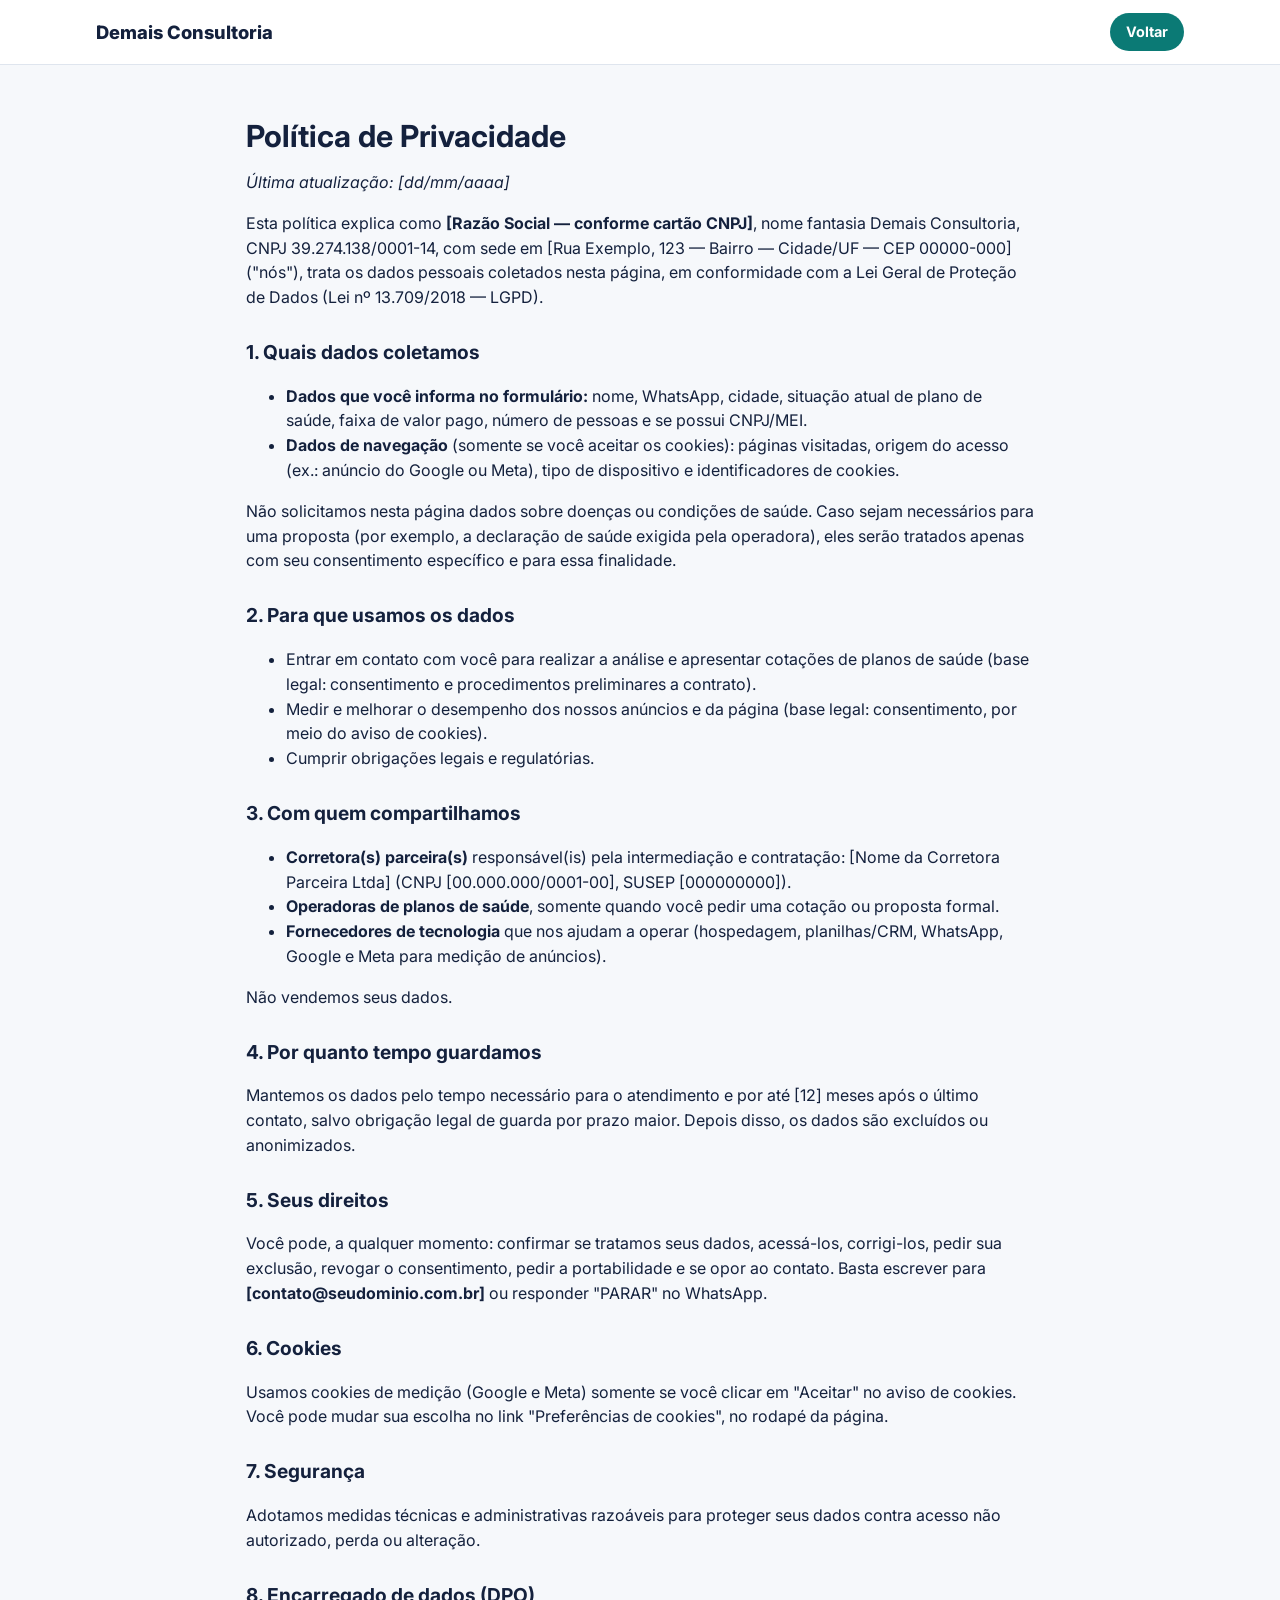
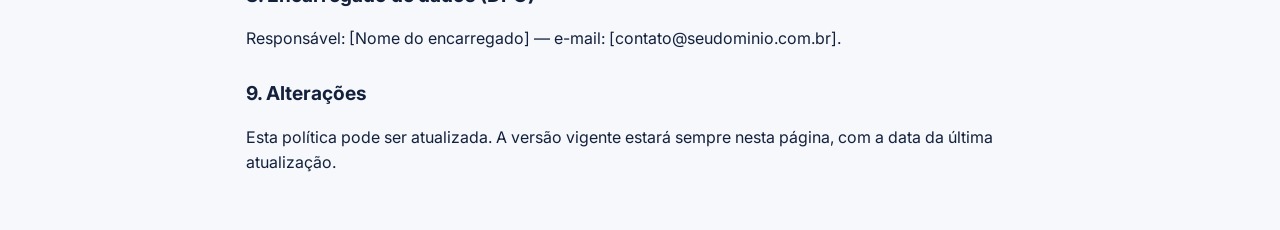
<file: landing-page/politica-de-privacidade.html>
<!doctype html>
<html lang="pt-BR">
<head>
<meta charset="utf-8">
<meta name="viewport" content="width=device-width, initial-scale=1">
<title>Política de Privacidade</title>
<meta name="robots" content="noindex,follow">
<link href="https://fonts.googleapis.com/css2?family=Inter:wght@400;600;700;800&display=swap" rel="stylesheet">
<link rel="stylesheet" href="style.css">
<script src="config.js"></script>
</head>
<body>
<header class="top"><div class="wrap"><a class="logo" href="index.html" data-cfg="empresa">[Nome da Empresa]</a><a class="btn btn-primary btn-sm" href="index.html">Voltar</a></div></header>
<main class="doc">
<h1>Política de Privacidade</h1>
<p><em>Última atualização: [dd/mm/aaaa]</em></p>
<p>Esta política explica como <strong data-cfg="razaoSocial">[Razão Social]</strong>, nome fantasia <span data-cfg="empresa">[Nome da Empresa]</span>, CNPJ <span data-cfg="cnpj">[CNPJ]</span>, com sede em <span data-cfg="endereco">[Endereço]</span> ("nós"), trata os dados pessoais coletados nesta página, em conformidade com a Lei Geral de Proteção de Dados (Lei nº 13.709/2018 — LGPD).</p>

<h2>1. Quais dados coletamos</h2>
<ul>
  <li><strong>Dados que você informa no formulário:</strong> nome, WhatsApp, cidade, situação atual de plano de saúde, faixa de valor pago, número de pessoas e se possui CNPJ/MEI.</li>
  <li><strong>Dados de navegação</strong> (somente se você aceitar os cookies): páginas visitadas, origem do acesso (ex.: anúncio do Google ou Meta), tipo de dispositivo e identificadores de cookies.</li>
</ul>
<p>Não solicitamos nesta página dados sobre doenças ou condições de saúde. Caso sejam necessários para uma proposta (por exemplo, a declaração de saúde exigida pela operadora), eles serão tratados apenas com seu consentimento específico e para essa finalidade.</p>

<h2>2. Para que usamos os dados</h2>
<ul>
  <li>Entrar em contato com você para realizar a análise e apresentar cotações de planos de saúde (base legal: consentimento e procedimentos preliminares a contrato).</li>
  <li>Medir e melhorar o desempenho dos nossos anúncios e da página (base legal: consentimento, por meio do aviso de cookies).</li>
  <li>Cumprir obrigações legais e regulatórias.</li>
</ul>

<h2>3. Com quem compartilhamos</h2>
<ul>
  <li><strong>Corretora(s) parceira(s)</strong> responsável(is) pela intermediação e contratação: <span class="js-parceiros"></span>.</li>
  <li><strong>Operadoras de planos de saúde</strong>, somente quando você pedir uma cotação ou proposta formal.</li>
  <li><strong>Fornecedores de tecnologia</strong> que nos ajudam a operar (hospedagem, planilhas/CRM, WhatsApp, Google e Meta para medição de anúncios).</li>
</ul>
<p>Não vendemos seus dados.</p>

<h2>4. Por quanto tempo guardamos</h2>
<p>Mantemos os dados pelo tempo necessário para o atendimento e por até [12] meses após o último contato, salvo obrigação legal de guarda por prazo maior. Depois disso, os dados são excluídos ou anonimizados.</p>

<h2>5. Seus direitos</h2>
<p>Você pode, a qualquer momento: confirmar se tratamos seus dados, acessá-los, corrigi-los, pedir sua exclusão, revogar o consentimento, pedir a portabilidade e se opor ao contato. Basta escrever para <strong data-cfg="email">[E-mail]</strong> ou responder "PARAR" no WhatsApp.</p>

<h2>6. Cookies</h2>
<p>Usamos cookies de medição (Google e Meta) somente se você clicar em "Aceitar" no aviso de cookies. Você pode mudar sua escolha no link "Preferências de cookies", no rodapé da página.</p>

<h2>7. Segurança</h2>
<p>Adotamos medidas técnicas e administrativas razoáveis para proteger seus dados contra acesso não autorizado, perda ou alteração.</p>

<h2>8. Encarregado de dados (DPO)</h2>
<p>Responsável: [Nome do encarregado] — e-mail: <span data-cfg="email">[E-mail]</span>.</p>

<h2>9. Alterações</h2>
<p>Esta política pode ser atualizada. A versão vigente estará sempre nesta página, com a data da última atualização.</p>
</main><script>(function(){var C=window.SITE_CONFIG||{};document.querySelectorAll("[data-cfg]").forEach(function(el){var v=C[el.getAttribute("data-cfg")];if(v)el.textContent=v;});var p=(C.parceiros||[]).map(function(x){return x.nome+" (CNPJ "+x.cnpj+", SUSEP "+x.susep+")";}).join("; ");document.querySelectorAll(".js-parceiros").forEach(function(el){el.textContent=p;});})();</script></body></html>
</file>
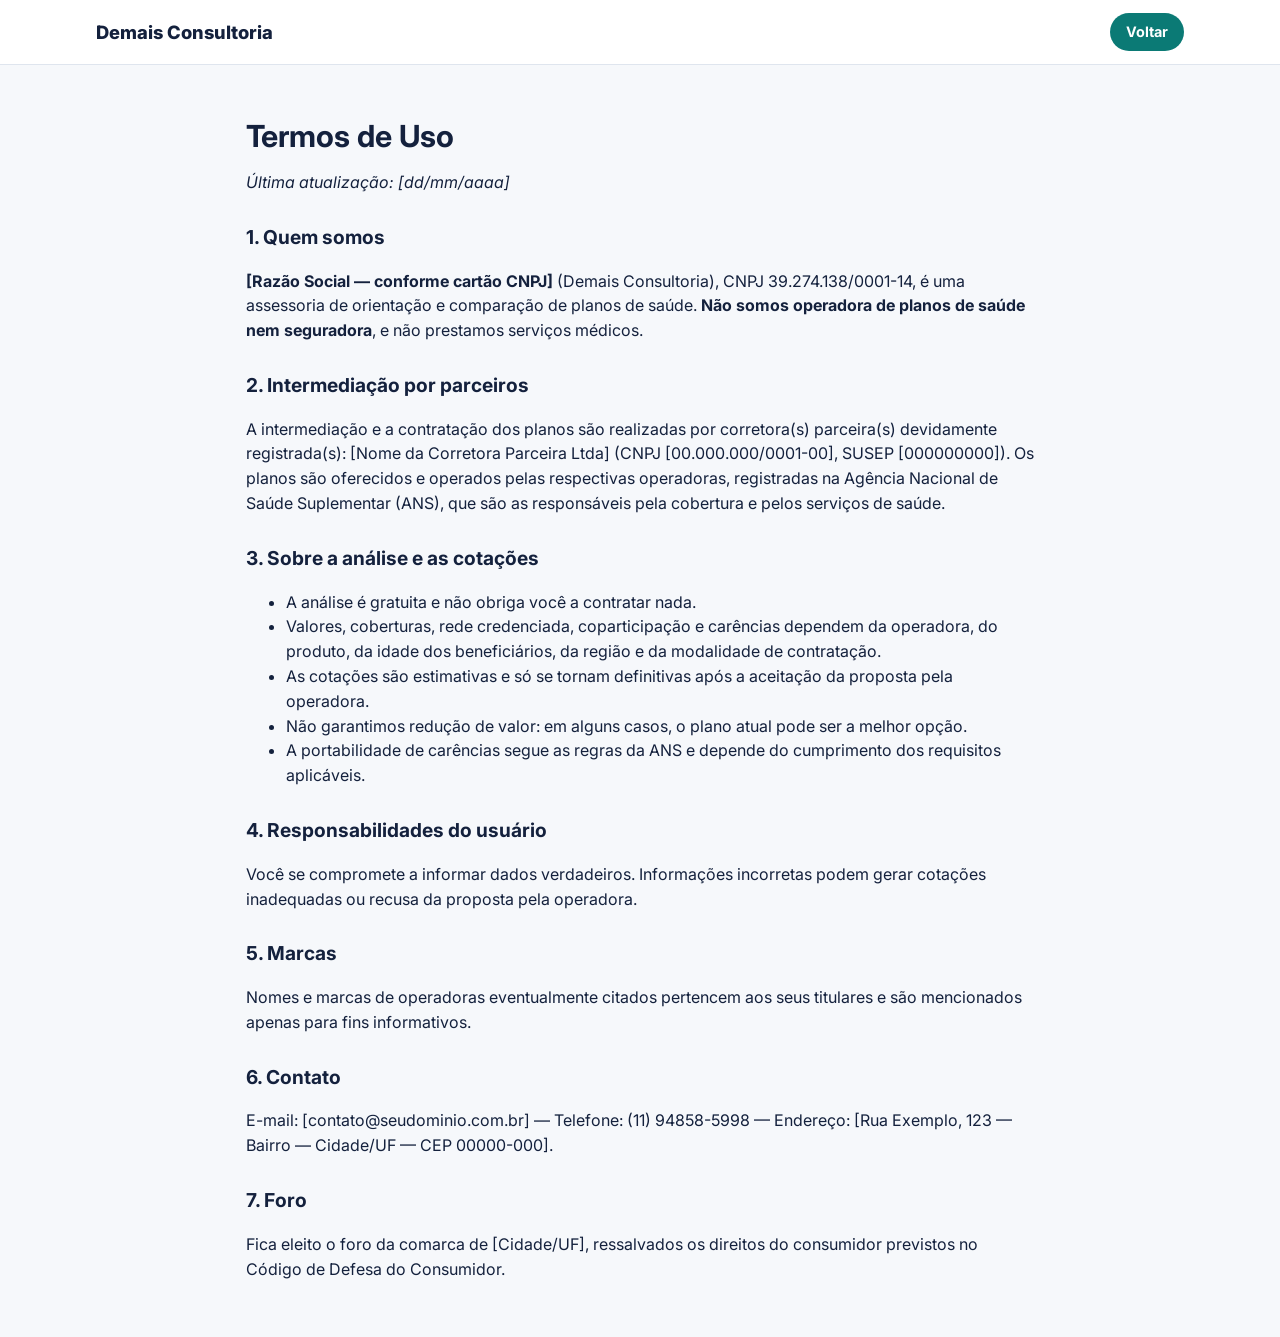
<file: landing-page/termos-de-uso.html>
<!doctype html>
<html lang="pt-BR">
<head>
<meta charset="utf-8">
<meta name="viewport" content="width=device-width, initial-scale=1">
<title>Termos de Uso</title>
<meta name="robots" content="noindex,follow">
<link href="https://fonts.googleapis.com/css2?family=Inter:wght@400;600;700;800&display=swap" rel="stylesheet">
<link rel="stylesheet" href="style.css">
<script src="config.js"></script>
</head>
<body>
<header class="top"><div class="wrap"><a class="logo" href="index.html" data-cfg="empresa">[Nome da Empresa]</a><a class="btn btn-primary btn-sm" href="index.html">Voltar</a></div></header>
<main class="doc">
<h1>Termos de Uso</h1>
<p><em>Última atualização: [dd/mm/aaaa]</em></p>

<h2>1. Quem somos</h2>
<p><strong data-cfg="razaoSocial">[Razão Social]</strong> (<span data-cfg="empresa">[Nome da Empresa]</span>), CNPJ <span data-cfg="cnpj">[CNPJ]</span>, é uma assessoria de orientação e comparação de planos de saúde. <strong>Não somos operadora de planos de saúde nem seguradora</strong>, e não prestamos serviços médicos.</p>

<h2>2. Intermediação por parceiros</h2>
<p>A intermediação e a contratação dos planos são realizadas por corretora(s) parceira(s) devidamente registrada(s): <span class="js-parceiros"></span>. Os planos são oferecidos e operados pelas respectivas operadoras, registradas na Agência Nacional de Saúde Suplementar (ANS), que são as responsáveis pela cobertura e pelos serviços de saúde.</p>

<h2>3. Sobre a análise e as cotações</h2>
<ul>
  <li>A análise é gratuita e não obriga você a contratar nada.</li>
  <li>Valores, coberturas, rede credenciada, coparticipação e carências dependem da operadora, do produto, da idade dos beneficiários, da região e da modalidade de contratação.</li>
  <li>As cotações são estimativas e só se tornam definitivas após a aceitação da proposta pela operadora.</li>
  <li>Não garantimos redução de valor: em alguns casos, o plano atual pode ser a melhor opção.</li>
  <li>A portabilidade de carências segue as regras da ANS e depende do cumprimento dos requisitos aplicáveis.</li>
</ul>

<h2>4. Responsabilidades do usuário</h2>
<p>Você se compromete a informar dados verdadeiros. Informações incorretas podem gerar cotações inadequadas ou recusa da proposta pela operadora.</p>

<h2>5. Marcas</h2>
<p>Nomes e marcas de operadoras eventualmente citados pertencem aos seus titulares e são mencionados apenas para fins informativos.</p>

<h2>6. Contato</h2>
<p>E-mail: <span data-cfg="email">[E-mail]</span> — Telefone: <span data-cfg="telefone">[Telefone]</span> — Endereço: <span data-cfg="endereco">[Endereço]</span>.</p>

<h2>7. Foro</h2>
<p>Fica eleito o foro da comarca de [Cidade/UF], ressalvados os direitos do consumidor previstos no Código de Defesa do Consumidor.</p>
</main><script>(function(){var C=window.SITE_CONFIG||{};document.querySelectorAll("[data-cfg]").forEach(function(el){var v=C[el.getAttribute("data-cfg")];if(v)el.textContent=v;});var p=(C.parceiros||[]).map(function(x){return x.nome+" (CNPJ "+x.cnpj+", SUSEP "+x.susep+")";}).join("; ");document.querySelectorAll(".js-parceiros").forEach(function(el){el.textContent=p;});})();</script></body></html>
</file>
<file: landing-page/style.css>
:root{
  --bg:#f6f8fb;--surface:#fff;--text:#14213d;--muted:#5a6578;--line:#dfe5ee;
  --brand:#0b7a75;--brand-dark:#085c58;--accent:#f4a259;--ok:#1f8a4c;--err:#b42318;
  --radius:14px;--shadow:0 8px 30px rgba(20,33,61,.08);
}
*{box-sizing:border-box}
html{scroll-behavior:smooth}
body{margin:0;font-family:"Inter",system-ui,-apple-system,"Segoe UI",Roboto,sans-serif;background:var(--bg);color:var(--text);line-height:1.55;font-size:16px}
a{color:var(--brand)}
img{max-width:100%}
.wrap{max-width:1120px;margin:0 auto;padding:0 16px}
.skip{position:absolute;left:-999px}.skip:focus{left:16px;top:16px;background:#fff;padding:8px;z-index:99}

/* Header */
.top{background:var(--surface);border-bottom:1px solid var(--line);position:sticky;top:0;z-index:20}
.top .wrap{display:flex;align-items:center;justify-content:space-between;height:64px;gap:12px}
.logo{font-weight:800;font-size:1.15rem;color:var(--text);text-decoration:none}
.logo span{color:var(--brand)}

/* Buttons */
.btn{display:inline-flex;align-items:center;justify-content:center;gap:8px;border:0;border-radius:999px;padding:12px 22px;font:inherit;font-weight:700;cursor:pointer;text-decoration:none;transition:.15s}
.btn-primary{background:var(--brand);color:#fff}.btn-primary:hover{background:var(--brand-dark)}
.btn-wa{background:#1f8a4c;color:#fff}.btn-wa:hover{background:#176b3b}
.btn-sm{padding:8px 16px;font-size:.9rem}
.btn[disabled]{opacity:.6;cursor:wait}

/* Hero */
.hero{padding:48px 0 56px;background:linear-gradient(180deg,#e7f3f2 0%,var(--bg) 100%)}
.hero .wrap{display:grid;grid-template-columns:1.1fr .9fr;gap:40px;align-items:start}
.eyebrow{display:inline-block;background:#d4ecea;color:var(--brand-dark);font-weight:700;font-size:.8rem;padding:4px 12px;border-radius:999px;letter-spacing:.02em}
h1{font-size:clamp(1.8rem,4vw,2.7rem);line-height:1.15;margin:14px 0 14px}
.lead{font-size:1.1rem;color:var(--muted);margin:0 0 20px}
.checks{list-style:none;padding:0;margin:0 0 20px}
.checks li{padding-left:30px;position:relative;margin:8px 0}
.checks li::before{content:"✓";position:absolute;left:0;top:0;width:22px;height:22px;border-radius:50%;background:var(--brand);color:#fff;font-size:.8rem;display:grid;place-items:center;font-weight:800}
.note{font-size:.82rem;color:var(--muted)}

/* Form */
.card{background:var(--surface);border:1px solid var(--line);border-radius:var(--radius);box-shadow:var(--shadow);padding:24px}
.card h2{margin:0 0 4px;font-size:1.3rem}
.card .sub{margin:0 0 16px;color:var(--muted);font-size:.92rem}
.field{margin-bottom:12px}
.field label,.field legend{display:block;font-weight:600;font-size:.9rem;margin-bottom:4px}
.field input,.field select{width:100%;padding:11px 12px;border:1px solid var(--line);border-radius:10px;font:inherit;background:#fff;color:var(--text)}
.field input:focus,.field select:focus{outline:2px solid var(--brand);border-color:var(--brand)}
.row{display:grid;grid-template-columns:1fr 1fr;gap:12px}
.consent{display:flex;gap:10px;align-items:flex-start;font-size:.85rem;color:var(--muted);margin:8px 0 14px}
.consent input{margin-top:3px;width:18px;height:18px;flex:none}
.hp{position:absolute;left:-9999px}
.form-msg{margin-top:10px;font-size:.9rem}
.form-msg.err{color:var(--err)}
.thanks{text-align:center;padding:12px 0}
.thanks h2{color:var(--ok)}
.btn-block{width:100%}

/* Sections */
section{padding:56px 0}
.section-title{text-align:center;max-width:720px;margin:0 auto 32px}
.section-title h2{font-size:clamp(1.5rem,3vw,2rem);margin:0 0 8px}
.section-title p{color:var(--muted);margin:0}
.grid3{display:grid;grid-template-columns:repeat(3,1fr);gap:20px}
.step{background:var(--surface);border:1px solid var(--line);border-radius:var(--radius);padding:22px}
.step .n{width:36px;height:36px;border-radius:50%;background:var(--accent);color:#fff;font-weight:800;display:grid;place-items:center;margin-bottom:10px}
.step h3{margin:0 0 6px;font-size:1.08rem}
.step p{margin:0;color:var(--muted)}
.alt{background:var(--surface);border-top:1px solid var(--line);border-bottom:1px solid var(--line)}

/* FAQ */
.faq{max-width:780px;margin:0 auto}
.faq details{background:var(--surface);border:1px solid var(--line);border-radius:12px;padding:14px 18px;margin-bottom:10px}
.faq summary{font-weight:700;cursor:pointer}
.faq p{color:var(--muted);margin:10px 0 0}

/* Transparency */
.transp{background:#eef4f9;border:1px solid var(--line);border-radius:var(--radius);padding:24px;max-width:860px;margin:0 auto}
.transp h2{margin-top:0;font-size:1.3rem}
.transp ul{padding-left:20px;margin:8px 0}

/* Footer */
footer{background:#0f1b33;color:#c9d2e3;padding:40px 0 90px;font-size:.88rem}
footer a{color:#fff}
footer .cols{display:grid;grid-template-columns:1.3fr 1fr 1fr;gap:28px}
footer h3{color:#fff;font-size:1rem;margin:0 0 8px}
footer p{margin:4px 0}
.legal{border-top:1px solid #26365a;margin-top:28px;padding-top:18px;font-size:.8rem;color:#9aa6bd}

/* Floating WhatsApp + cookie bar */
.wa-float{position:fixed;right:16px;bottom:16px;z-index:30;box-shadow:var(--shadow)}
.cookie{position:fixed;left:16px;right:16px;bottom:16px;z-index:40;background:var(--surface);border:1px solid var(--line);border-radius:var(--radius);box-shadow:var(--shadow);padding:16px;display:none;gap:12px;align-items:center;justify-content:space-between;max-width:860px;margin:0 auto;font-size:.88rem}
.cookie.show{display:flex}
.cookie .actions{display:flex;gap:8px;flex:none}
.btn-ghost{background:transparent;border:1px solid var(--line);color:var(--text)}

/* Legal pages */
.doc{max-width:820px;margin:0 auto;padding:40px 16px}
.doc h1{font-size:1.9rem}
.doc h2{font-size:1.2rem;margin-top:28px}

.mobile-cta{display:none}
#form{scroll-margin-top:80px}
@media (max-width:900px){
  .mobile-cta{display:block;margin:0 0 20px}
  .hero .wrap{grid-template-columns:1fr}
  .grid3{grid-template-columns:1fr}
  footer .cols{grid-template-columns:1fr}
}
@media (max-width:520px){
  .row{grid-template-columns:1fr}
  .cookie{flex-direction:column;align-items:stretch}
  .top .btn span{display:none}
}
</file>
